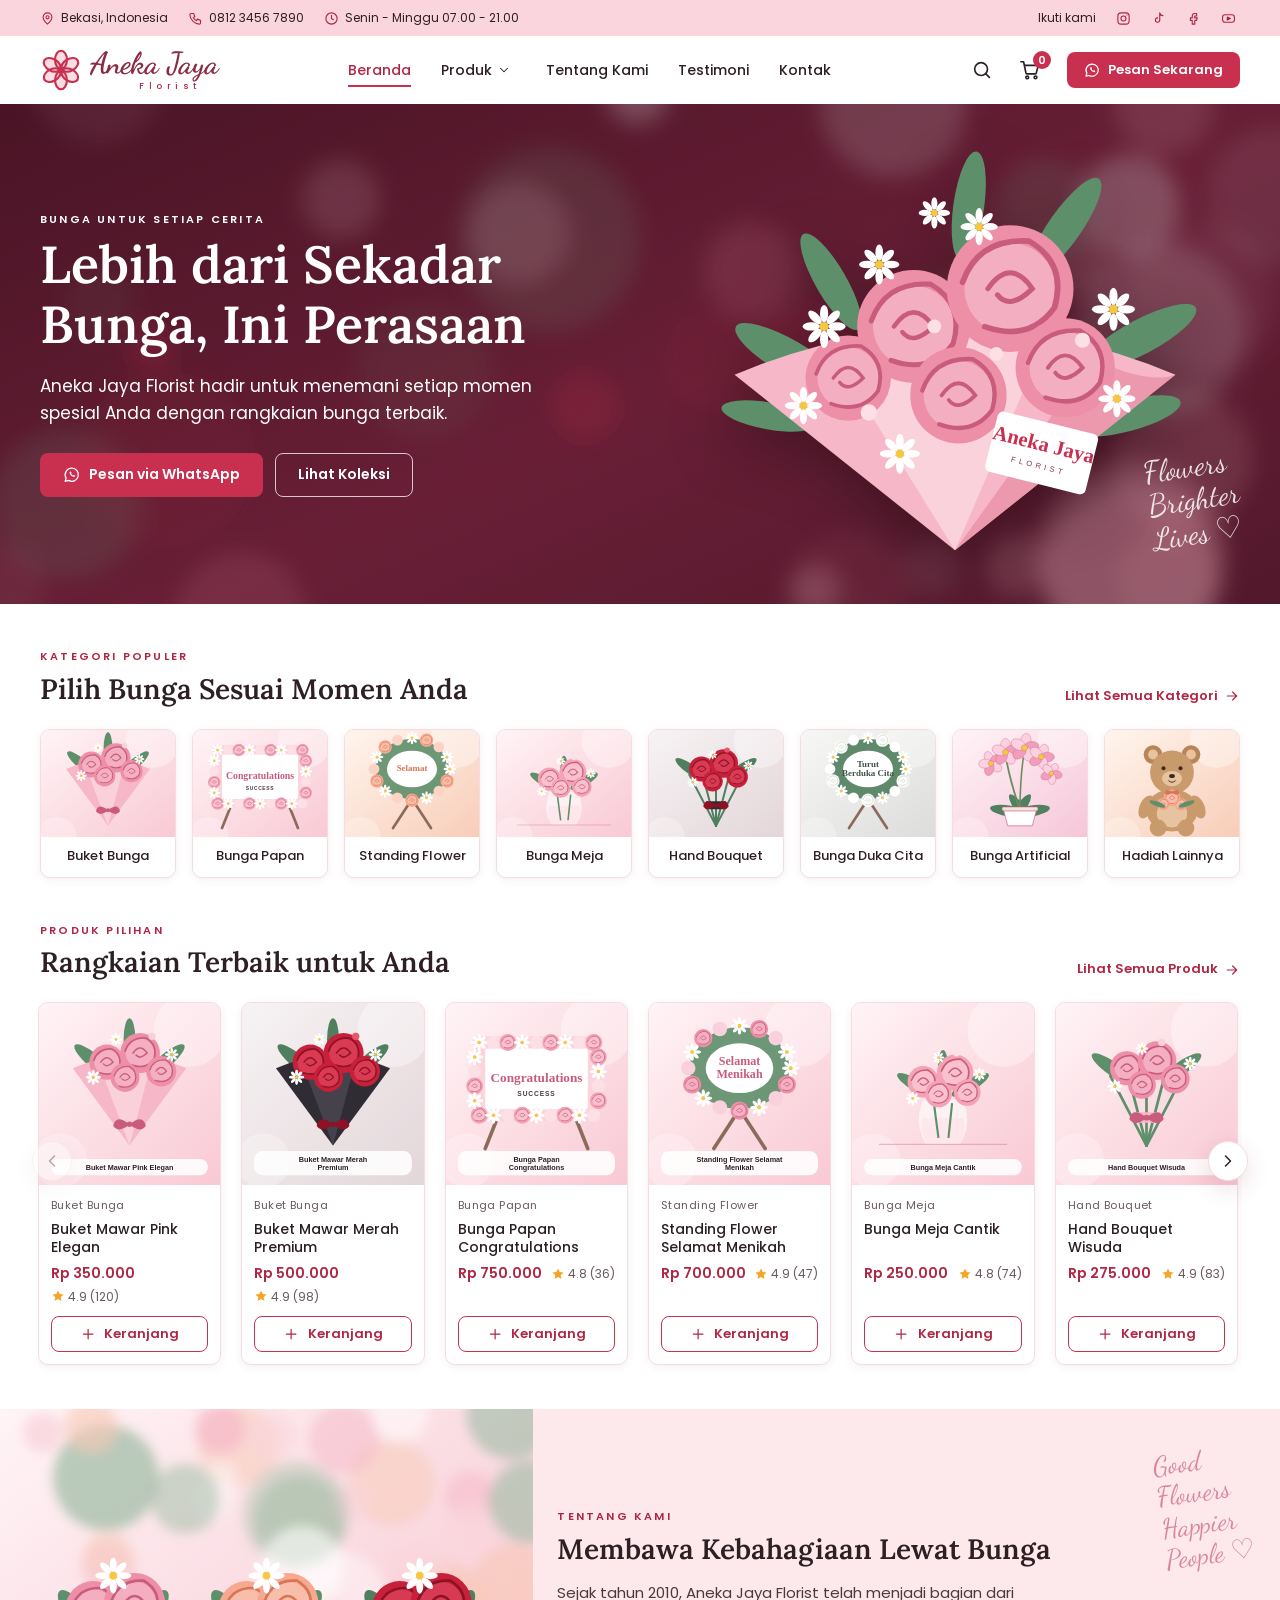
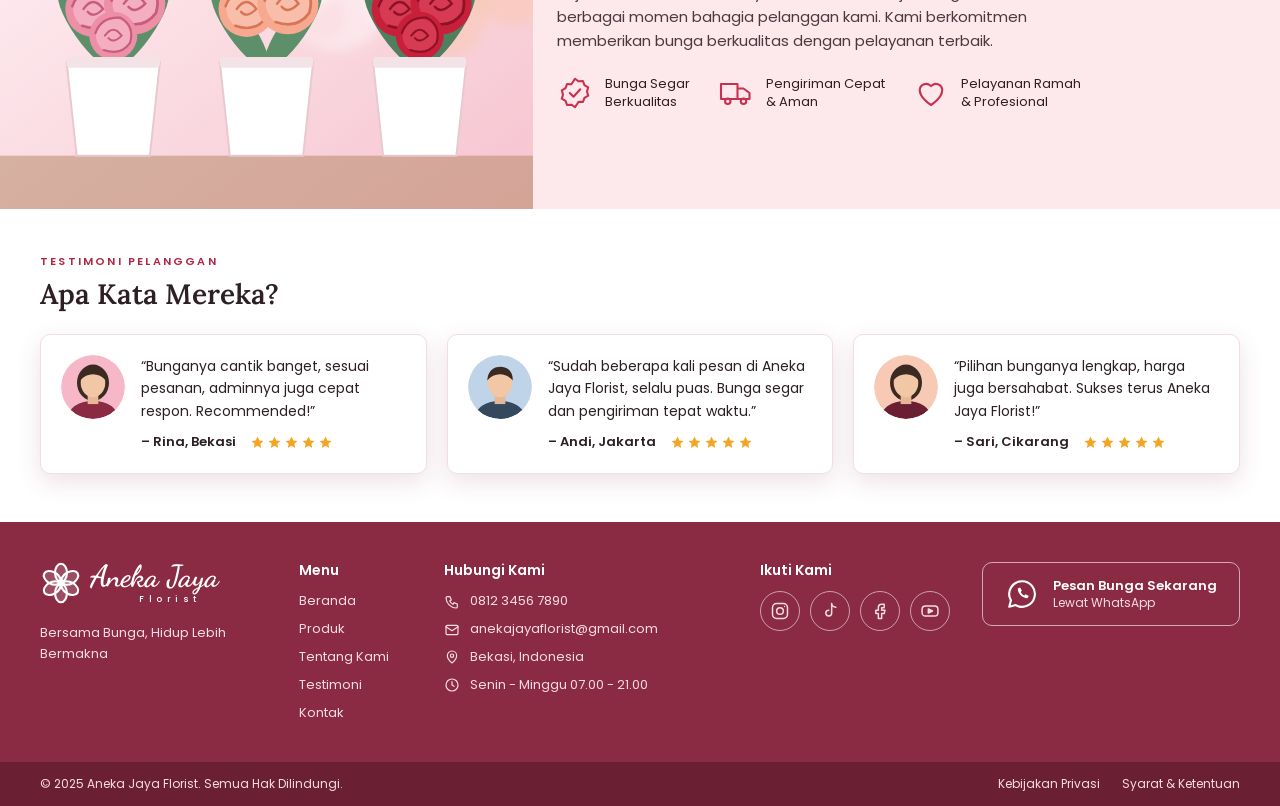
<file: index.html>
<!DOCTYPE html>
<html lang="id">
<head>
  <meta charset="utf-8">
  <meta name="viewport" content="width=device-width, initial-scale=1">
  <title>Aneka Jaya Florist — Toko Bunga di Bekasi | Buket, Bunga Papan &amp; Standing Flower</title>
  <meta name="description" content="Aneka Jaya Florist, toko bunga di Bekasi sejak 2010. Buket bunga, bunga papan, standing flower, bunga meja, dan hadiah segar. Pesan mudah lewat WhatsApp, pengiriman cepat dan aman.">
  <meta name="theme-color" content="#8A2B43">
  <link rel="canonical" href="https://adlansyiari73.github.io/compro_aneka-jaya-florist/">

  <!-- Open Graph -->
  <meta property="og:type" content="website">
  <meta property="og:locale" content="id_ID">
  <meta property="og:site_name" content="Aneka Jaya Florist">
  <meta property="og:title" content="Aneka Jaya Florist — Toko Bunga di Bekasi">
  <meta property="og:description" content="Lebih dari sekadar bunga, ini perasaan. Buket, bunga papan, standing flower, dan hadiah segar dengan pengiriman cepat.">
  <meta property="og:url" content="https://adlansyiari73.github.io/compro_aneka-jaya-florist/">
  <meta property="og:image" content="https://adlansyiari73.github.io/compro_aneka-jaya-florist/assets/img/og-image.png">
  <meta property="og:image:alt" content="Aneka Jaya Florist — buket mawar pink">
  <meta name="twitter:card" content="summary_large_image">

  <!-- Data toko untuk mesin pencari (JSON-LD): samakan nilainya setiap kali assets/js/config.js diubah. -->
  <script type="application/ld+json">
  {
    "@context": "https://schema.org",
    "@type": "Florist",
    "name": "Aneka Jaya Florist",
    "url": "https://adlansyiari73.github.io/compro_aneka-jaya-florist/",
    "image": "https://adlansyiari73.github.io/compro_aneka-jaya-florist/assets/img/og-image.png",
    "telephone": "+6281234567890",
    "email": "anekajayaflorist@gmail.com",
    "address": {
      "@type": "PostalAddress",
      "addressLocality": "Bekasi",
      "addressCountry": "ID"
    },
    "openingHoursSpecification": [
      {
        "@type": "OpeningHoursSpecification",
        "dayOfWeek": ["Monday", "Tuesday", "Wednesday", "Thursday", "Friday", "Saturday", "Sunday"],
        "opens": "07:00",
        "closes": "21:00"
      }
    ]
  }
  </script>

  <link rel="icon" type="image/svg+xml" href="assets/img/favicon.svg">

  <link rel="preconnect" href="https://fonts.googleapis.com">
  <link rel="preconnect" href="https://fonts.gstatic.com" crossorigin>
  <link href="https://fonts.googleapis.com/css2?family=Dancing+Script:wght@600;700&amp;family=Lora:wght@500;600;700&amp;family=Poppins:wght@400;500;600&amp;display=swap" rel="stylesheet">
  <link rel="stylesheet" href="assets/css/style.css">

  <script src="assets/js/config.js" defer></script>
  <script src="assets/js/products.js" defer></script>
  <script src="assets/js/utils.js" defer></script>
  <script src="assets/js/cart.js" defer></script>
  <script src="assets/js/main.js" defer></script>
  <script src="assets/js/home.js" defer></script>
</head>
<body>

<!-- ===== SPRITE IKON ===== -->
<svg xmlns="http://www.w3.org/2000/svg" width="0" height="0" style="position:absolute" aria-hidden="true" focusable="false">
  <defs>
    <symbol id="i-logo-flower" viewBox="0 0 24 24"><g fill="currentColor" fill-opacity=".16" stroke="currentColor" stroke-width="1.2"><ellipse cx="12" cy="6.2" rx="3.4" ry="5.2"/><ellipse cx="12" cy="6.2" rx="3.4" ry="5.2" transform="rotate(60 12 12)"/><ellipse cx="12" cy="6.2" rx="3.4" ry="5.2" transform="rotate(120 12 12)"/><ellipse cx="12" cy="6.2" rx="3.4" ry="5.2" transform="rotate(180 12 12)"/><ellipse cx="12" cy="6.2" rx="3.4" ry="5.2" transform="rotate(240 12 12)"/><ellipse cx="12" cy="6.2" rx="3.4" ry="5.2" transform="rotate(300 12 12)"/></g><circle cx="12" cy="12" r="2" fill="currentColor"/></symbol>
    <symbol id="i-pin" viewBox="0 0 24 24"><path d="M12 21s-7-6.1-7-11a7 7 0 1 1 14 0c0 4.9-7 11-7 11z"/><circle cx="12" cy="10" r="2.5"/></symbol>
    <symbol id="i-phone" viewBox="0 0 24 24"><path d="M5 4h4l2 5-2.5 1.5a11 11 0 0 0 5 5L15 13l5 2v4a2 2 0 0 1-2 2A16 16 0 0 1 3 6a2 2 0 0 1 2-2z"/></symbol>
    <symbol id="i-clock" viewBox="0 0 24 24"><circle cx="12" cy="12" r="9"/><path d="M12 7v5l3 2"/></symbol>
    <symbol id="i-mail" viewBox="0 0 24 24"><rect x="3" y="5" width="18" height="14" rx="2"/><path d="M3 7l9 6 9-6"/></symbol>
    <symbol id="i-search" viewBox="0 0 24 24"><circle cx="11" cy="11" r="7"/><path d="M20 20l-4-4"/></symbol>
    <symbol id="i-cart" viewBox="0 0 24 24"><circle cx="9" cy="20" r="1.5"/><circle cx="18" cy="20" r="1.5"/><path d="M2 3h3l2.6 12.4a1 1 0 0 0 1 .8h9.2a1 1 0 0 0 1-.8L21 7H6"/></symbol>
    <symbol id="i-chev-down" viewBox="0 0 24 24"><path d="M6 9l6 6 6-6"/></symbol>
    <symbol id="i-chev-left" viewBox="0 0 24 24"><path d="M15 6l-6 6 6 6"/></symbol>
    <symbol id="i-chev-right" viewBox="0 0 24 24"><path d="M9 6l6 6-6 6"/></symbol>
    <symbol id="i-arrow-right" viewBox="0 0 24 24"><path d="M5 12h14M13 6l6 6-6 6"/></symbol>
    <symbol id="i-arrow-up" viewBox="0 0 24 24"><path d="M12 19V5M5 12l7-7 7 7"/></symbol>
    <symbol id="i-star" viewBox="0 0 24 24"><path d="M12 2.5l2.9 6.1 6.6.8-4.9 4.6 1.3 6.6L12 17.3 6.1 20.6l1.3-6.6L2.5 9.4l6.6-.8z" fill="currentColor" stroke="none"/></symbol>
    <symbol id="i-plus" viewBox="0 0 24 24"><path d="M12 5v14M5 12h14"/></symbol>
    <symbol id="i-minus" viewBox="0 0 24 24"><path d="M5 12h14"/></symbol>
    <symbol id="i-trash" viewBox="0 0 24 24"><path d="M4 7h16M10 11v6M14 11v6M6 7l1 13h10l1-13M9 7V4h6v3"/></symbol>
    <symbol id="i-close" viewBox="0 0 24 24"><path d="M6 6l12 12M18 6L6 18"/></symbol>
    <symbol id="i-menu" viewBox="0 0 24 24"><path d="M4 7h16M4 12h16M4 17h16"/></symbol>
    <symbol id="i-whatsapp" viewBox="0 0 24 24"><path d="M12 3a9 9 0 0 0-7.8 13.5L3 21l4.6-1.2A9 9 0 1 0 12 3z"/><path d="M9 8.2c0 3.6 3.2 6.8 6.8 6.8l1-1.6-2.3-1.2-.9.8c-1-.4-2.1-1.5-2.5-2.5l.8-.9L10.6 7.4z" fill="currentColor" stroke="none"/></symbol>
    <symbol id="i-instagram" viewBox="0 0 24 24"><rect x="3" y="3" width="18" height="18" rx="5"/><circle cx="12" cy="12" r="4"/><circle cx="17.5" cy="6.5" r=".9" fill="currentColor" stroke="none"/></symbol>
    <symbol id="i-tiktok" viewBox="0 0 24 24"><path d="M14 3v11.5a3.5 3.5 0 1 1-3.5-3.5M14 3c.3 2.6 2 4.2 5 4.4"/></symbol>
    <symbol id="i-facebook" viewBox="0 0 24 24"><path d="M14 8h3V4h-3a4 4 0 0 0-4 4v3H7v4h3v6h4v-6h3l1-4h-4V8.5A.5.5 0 0 1 14 8z"/></symbol>
    <symbol id="i-youtube" viewBox="0 0 24 24"><rect x="2.5" y="6" width="19" height="12" rx="4"/><path d="M10 9.5l5 2.5-5 2.5z" fill="currentColor"/></symbol>
    <symbol id="i-badge" viewBox="0 0 24 24"><path d="M12 2.5l2.4 1.7 2.9-.2 1 2.7 2.5 1.5-.8 2.8.8 2.8-2.5 1.5-1 2.7-2.9-.2L12 21.5l-2.4-1.7-2.9.2-1-2.7-2.5-1.5.8-2.8-.8-2.8 2.5-1.5 1-2.7 2.9.2z"/><path d="M8.5 12l2.5 2.5 4.5-5"/></symbol>
    <symbol id="i-truck" viewBox="0 0 24 24"><path d="M2 6h11v10H2zM13 9h4l4 3v4h-8"/><circle cx="6.5" cy="17.5" r="1.8"/><circle cx="17" cy="17.5" r="1.8"/></symbol>
    <symbol id="i-heart" viewBox="0 0 24 24"><path d="M12 20s-7.5-4.6-7.5-10A4.3 4.3 0 0 1 12 7.4 4.3 4.3 0 0 1 19.5 10c0 5.4-7.5 10-7.5 10z"/></symbol>
  </defs>
</svg>

<!-- ===== HEADER ===== -->
<a class="skip-link" href="#main">Lewati ke konten utama</a>

<div class="topbar">
  <div class="container topbar__inner">
    <ul class="topbar__info">
      <li><svg class="icon" aria-hidden="true" focusable="false"><use href="#i-pin"/></svg><span data-config="alamat">Bekasi, Indonesia</span></li>
      <li><svg class="icon" aria-hidden="true" focusable="false"><use href="#i-phone"/></svg><a href="tel:+6281234567890" data-tel-link data-config="teleponTampil">0812 3456 7890</a></li>
      <li class="topbar__hours"><svg class="icon" aria-hidden="true" focusable="false"><use href="#i-clock"/></svg><span data-config="jamBuka">Senin - Minggu 07.00 - 21.00</span></li>
    </ul>
    <div class="topbar__social">
      <span class="topbar__label">Ikuti kami</span>
      <a href="#" data-social="instagram" aria-label="Instagram Aneka Jaya Florist"><svg class="icon" aria-hidden="true" focusable="false"><use href="#i-instagram"/></svg></a>
      <a href="#" data-social="tiktok" aria-label="TikTok Aneka Jaya Florist"><svg class="icon" aria-hidden="true" focusable="false"><use href="#i-tiktok"/></svg></a>
      <a href="#" data-social="facebook" aria-label="Facebook Aneka Jaya Florist"><svg class="icon" aria-hidden="true" focusable="false"><use href="#i-facebook"/></svg></a>
      <a href="#" data-social="youtube" aria-label="YouTube Aneka Jaya Florist"><svg class="icon" aria-hidden="true" focusable="false"><use href="#i-youtube"/></svg></a>
    </div>
  </div>
</div>

<header class="site-header">
  <div class="container header__inner">
    <a class="logo" href="index.html" aria-label="Aneka Jaya Florist, ke beranda">
      <svg class="logo__flower" aria-hidden="true" focusable="false"><use href="#i-logo-flower"/></svg>
      <span class="logo__text"><span class="logo__name">Aneka Jaya</span><span class="logo__sub">Florist</span></span>
    </a>

    <nav class="nav" id="primary-nav" aria-label="Menu utama">
      <ul class="nav__list">
        <li class="nav__item"><a class="nav__link" href="index.html" aria-current="page">Beranda</a></li>
        <li class="nav__item nav__item--has-sub">
          <a class="nav__link" href="produk.html">Produk</a>
          <button class="nav__sub-toggle" type="button" aria-expanded="false" aria-controls="sub-produk" aria-label="Tampilkan kategori produk"><svg class="icon" aria-hidden="true" focusable="false"><use href="#i-chev-down"/></svg></button>
          <ul class="nav__sub" id="sub-produk">
            <li><a href="produk.html">Semua Produk</a></li>
            <li><a href="produk.html?kategori=buket-bunga">Buket Bunga</a></li>
            <li><a href="produk.html?kategori=bunga-papan">Bunga Papan</a></li>
            <li><a href="produk.html?kategori=standing-flower">Standing Flower</a></li>
            <li><a href="produk.html?kategori=bunga-meja">Bunga Meja</a></li>
            <li><a href="produk.html?kategori=hand-bouquet">Hand Bouquet</a></li>
            <li><a href="produk.html?kategori=bunga-duka-cita">Bunga Duka Cita</a></li>
            <li><a href="produk.html?kategori=bunga-artificial">Bunga Artificial</a></li>
            <li><a href="produk.html?kategori=hadiah-lainnya">Hadiah Lainnya</a></li>
          </ul>
        </li>
        <li class="nav__item"><a class="nav__link" href="index.html#tentang">Tentang Kami</a></li>
        <li class="nav__item"><a class="nav__link" href="index.html#testimoni">Testimoni</a></li>
        <!-- MENU ARTIKEL disembunyikan selama halaman masih "Segera Hadir" (lihat README): <li class="nav__item"><a class="nav__link" href="artikel.html">Artikel</a></li> -->
        <li class="nav__item"><a class="nav__link" href="index.html#kontak">Kontak</a></li>
      </ul>
      <a class="btn btn--primary nav__cta" href="#" data-wa-link><svg class="icon" aria-hidden="true" focusable="false"><use href="#i-whatsapp"/></svg>Pesan Sekarang</a>
    </nav>

    <div class="header__actions">
      <button class="icon-btn" id="search-toggle" type="button" aria-label="Cari produk" aria-expanded="false" aria-controls="search-panel"><svg class="icon" aria-hidden="true" focusable="false"><use href="#i-search"/></svg></button>
      <button class="icon-btn cart-btn" type="button" data-cart-open aria-label="Buka keranjang, 0 item" aria-haspopup="dialog" aria-expanded="false" aria-controls="cart-drawer">
        <svg class="icon" aria-hidden="true" focusable="false"><use href="#i-cart"/></svg>
        <span class="badge" data-cart-count aria-hidden="true">0</span>
      </button>
      <a class="btn btn--primary btn--sm header__cta" href="#" data-wa-link><svg class="icon" aria-hidden="true" focusable="false"><use href="#i-whatsapp"/></svg>Pesan Sekarang</a>
      <button class="icon-btn nav-toggle" id="nav-toggle" type="button" aria-label="Buka menu" aria-expanded="false" aria-controls="primary-nav"><svg class="icon" aria-hidden="true" focusable="false"><use href="#i-menu"/></svg></button>
    </div>
  </div>

  <div class="search-panel" id="search-panel" hidden>
    <div class="container">
      <form action="produk.html" method="get" role="search" class="search-panel__form">
        <label class="sr-only" for="site-search">Cari produk</label>
        <input id="site-search" type="search" name="q" placeholder="Cari buket, bunga papan, standing flower…" autocomplete="off">
        <button class="btn btn--primary" type="submit">Cari</button>
      </form>
    </div>
  </div>
</header>
<!-- ===== /HEADER ===== -->

<main id="main">

  <!-- ===== HERO ===== -->
  <section class="hero" aria-labelledby="hero-title">
    <div class="container hero__inner">
      <div class="hero__content">
        <p class="eyebrow eyebrow--light">Bunga untuk Setiap Cerita</p>
        <h1 class="hero__title" id="hero-title">Lebih dari Sekadar Bunga, Ini Perasaan</h1>
        <p class="hero__lead">Aneka Jaya Florist hadir untuk menemani setiap momen spesial Anda dengan rangkaian bunga terbaik.</p>
        <div class="hero__actions">
          <a class="btn btn--primary" href="#" data-wa-link><svg class="icon" aria-hidden="true" focusable="false"><use href="#i-whatsapp"/></svg>Pesan via WhatsApp</a>
          <a class="btn btn--ghost" href="produk.html">Lihat Koleksi</a>
        </div>
      </div>
      <div class="hero__visual">
        <img src="assets/img/hero-bouquet.svg" alt="Buket mawar pink dengan kartu Aneka Jaya Florist" width="720" height="610" loading="lazy">
        <p class="hero__script" aria-hidden="true">Flowers<br>Brighter<br>Lives <span>&#9825;</span></p>
      </div>
    </div>
  </section>

  <!-- ===== KATEGORI POPULER ===== -->
  <section class="section" id="kategori" aria-labelledby="kategori-title">
    <div class="container">
      <div class="section__head">
        <div>
          <p class="eyebrow">Kategori Populer</p>
          <h2 id="kategori-title">Pilih Bunga Sesuai Momen Anda</h2>
        </div>
        <a class="link-more" href="produk.html">Lihat Semua Kategori <svg class="icon" aria-hidden="true" focusable="false"><use href="#i-arrow-right"/></svg></a>
      </div>
      <ul class="category-grid" id="category-grid"></ul>
      <noscript><p class="noscript">Aktifkan JavaScript untuk melihat kategori dan produk, atau buka <a href="produk.html">daftar lengkap produk</a>.</p></noscript>
    </div>
  </section>

  <!-- ===== PRODUK PILIHAN ===== -->
  <section class="section section--tight" id="produk-pilihan" aria-labelledby="produk-title">
    <div class="container">
      <div class="section__head">
        <div>
          <p class="eyebrow">Produk Pilihan</p>
          <h2 id="produk-title">Rangkaian Terbaik untuk Anda</h2>
        </div>
        <a class="link-more" href="produk.html">Lihat Semua Produk <svg class="icon" aria-hidden="true" focusable="false"><use href="#i-arrow-right"/></svg></a>
      </div>
      <div class="carousel">
        <button class="carousel__btn carousel__btn--prev" id="featured-prev" type="button" aria-label="Produk sebelumnya"><svg class="icon" aria-hidden="true" focusable="false"><use href="#i-chev-left"/></svg></button>
        <ul class="carousel__track" id="featured-track" aria-label="Daftar produk pilihan"></ul>
        <button class="carousel__btn carousel__btn--next" id="featured-next" type="button" aria-label="Produk berikutnya"><svg class="icon" aria-hidden="true" focusable="false"><use href="#i-chev-right"/></svg></button>
      </div>
    </div>
  </section>

  <!-- ===== TENTANG KAMI ===== -->
  <section class="about" id="tentang" aria-labelledby="tentang-title">
    <div class="about__media">
      <img src="assets/img/about-florist.svg" alt="Ember-ember bunga segar di toko Aneka Jaya Florist" width="800" height="600" loading="lazy">
    </div>
    <div class="about__panel">
      <div class="about__panel-inner">
        <p class="eyebrow">Tentang Kami</p>
        <h2 id="tentang-title">Membawa Kebahagiaan Lewat Bunga</h2>
        <p>Sejak tahun 2010, Aneka Jaya Florist telah menjadi bagian dari berbagai momen bahagia pelanggan kami. Kami berkomitmen memberikan bunga berkualitas dengan pelayanan terbaik.</p>
        <ul class="features">
          <li><svg class="icon" aria-hidden="true" focusable="false"><use href="#i-badge"/></svg><span>Bunga Segar<br>Berkualitas</span></li>
          <li><svg class="icon" aria-hidden="true" focusable="false"><use href="#i-truck"/></svg><span>Pengiriman Cepat<br>&amp; Aman</span></li>
          <li><svg class="icon" aria-hidden="true" focusable="false"><use href="#i-heart"/></svg><span>Pelayanan Ramah<br>&amp; Profesional</span></li>
        </ul>
        <p class="about__script" aria-hidden="true">Good<br>Flowers<br>Happier<br>People <span>&#9825;</span></p>
      </div>
    </div>
  </section>

  <!-- ===== TESTIMONI ===== -->
  <section class="section" id="testimoni" aria-labelledby="testimoni-title">
    <div class="container">
      <div class="section__head">
        <div>
          <p class="eyebrow">Testimoni Pelanggan</p>
          <h2 id="testimoni-title">Apa Kata Mereka?</h2>
        </div>
      </div>
      <div class="testimonials">
        <figure class="testimonial">
          <img class="testimonial__avatar" src="assets/img/avatar-rina.svg" alt="" width="64" height="64" loading="lazy">
          <div>
            <blockquote><p>“Bunganya cantik banget, sesuai pesanan, adminnya juga cepat respon. Recommended!”</p></blockquote>
            <figcaption><span class="testimonial__name">– Rina, Bekasi</span>
              <span class="stars" role="img" aria-label="Bintang 5 dari 5"><svg class="icon" aria-hidden="true" focusable="false"><use href="#i-star"/></svg><svg class="icon" aria-hidden="true" focusable="false"><use href="#i-star"/></svg><svg class="icon" aria-hidden="true" focusable="false"><use href="#i-star"/></svg><svg class="icon" aria-hidden="true" focusable="false"><use href="#i-star"/></svg><svg class="icon" aria-hidden="true" focusable="false"><use href="#i-star"/></svg></span>
            </figcaption>
          </div>
        </figure>
        <figure class="testimonial">
          <img class="testimonial__avatar" src="assets/img/avatar-andi.svg" alt="" width="64" height="64" loading="lazy">
          <div>
            <blockquote><p>“Sudah beberapa kali pesan di Aneka Jaya Florist, selalu puas. Bunga segar dan pengiriman tepat waktu.”</p></blockquote>
            <figcaption><span class="testimonial__name">– Andi, Jakarta</span>
              <span class="stars" role="img" aria-label="Bintang 5 dari 5"><svg class="icon" aria-hidden="true" focusable="false"><use href="#i-star"/></svg><svg class="icon" aria-hidden="true" focusable="false"><use href="#i-star"/></svg><svg class="icon" aria-hidden="true" focusable="false"><use href="#i-star"/></svg><svg class="icon" aria-hidden="true" focusable="false"><use href="#i-star"/></svg><svg class="icon" aria-hidden="true" focusable="false"><use href="#i-star"/></svg></span>
            </figcaption>
          </div>
        </figure>
        <figure class="testimonial">
          <img class="testimonial__avatar" src="assets/img/avatar-sari.svg" alt="" width="64" height="64" loading="lazy">
          <div>
            <blockquote><p>“Pilihan bunganya lengkap, harga juga bersahabat. Sukses terus Aneka Jaya Florist!”</p></blockquote>
            <figcaption><span class="testimonial__name">– Sari, Cikarang</span>
              <span class="stars" role="img" aria-label="Bintang 5 dari 5"><svg class="icon" aria-hidden="true" focusable="false"><use href="#i-star"/></svg><svg class="icon" aria-hidden="true" focusable="false"><use href="#i-star"/></svg><svg class="icon" aria-hidden="true" focusable="false"><use href="#i-star"/></svg><svg class="icon" aria-hidden="true" focusable="false"><use href="#i-star"/></svg><svg class="icon" aria-hidden="true" focusable="false"><use href="#i-star"/></svg></span>
            </figcaption>
          </div>
        </figure>
      </div>
    </div>
  </section>

</main>

<!-- ===== FOOTER ===== -->
<footer class="site-footer" id="kontak">
  <div class="container footer__grid">
    <div class="footer__brand">
      <a class="logo logo--light" href="index.html" aria-label="Aneka Jaya Florist, ke beranda">
        <svg class="logo__flower" aria-hidden="true" focusable="false"><use href="#i-logo-flower"/></svg>
        <span class="logo__text"><span class="logo__name">Aneka Jaya</span><span class="logo__sub">Florist</span></span>
      </a>
      <p>Bersama Bunga, Hidup Lebih Bermakna</p>
    </div>

    <nav class="footer__col" aria-label="Menu footer">
      <h2 class="footer__title">Menu</h2>
      <ul>
        <li><a href="index.html">Beranda</a></li>
        <li><a href="produk.html">Produk</a></li>
        <li><a href="index.html#tentang">Tentang Kami</a></li>
        <li><a href="index.html#testimoni">Testimoni</a></li>
        <!-- MENU ARTIKEL disembunyikan selama halaman masih "Segera Hadir" (lihat README): <li><a href="artikel.html">Artikel</a></li> -->
        <li><a href="index.html#kontak">Kontak</a></li>
      </ul>
    </nav>

    <div class="footer__col">
      <h2 class="footer__title">Hubungi Kami</h2>
      <ul class="footer__contact">
        <li><svg class="icon" aria-hidden="true" focusable="false"><use href="#i-phone"/></svg><a href="tel:+6281234567890" data-tel-link data-config="teleponTampil">0812 3456 7890</a></li>
        <li><svg class="icon" aria-hidden="true" focusable="false"><use href="#i-mail"/></svg><a href="mailto:anekajayaflorist@gmail.com" data-mail-link data-config="email">anekajayaflorist@gmail.com</a></li>
        <li><svg class="icon" aria-hidden="true" focusable="false"><use href="#i-pin"/></svg><span data-config="alamat">Bekasi, Indonesia</span></li>
        <li><svg class="icon" aria-hidden="true" focusable="false"><use href="#i-clock"/></svg><span data-config="jamBuka">Senin - Minggu 07.00 - 21.00</span></li>
      </ul>
    </div>

    <div class="footer__col">
      <h2 class="footer__title">Ikuti Kami</h2>
      <ul class="footer__social">
        <li><a href="#" data-social="instagram" aria-label="Instagram Aneka Jaya Florist"><svg class="icon" aria-hidden="true" focusable="false"><use href="#i-instagram"/></svg></a></li>
        <li><a href="#" data-social="tiktok" aria-label="TikTok Aneka Jaya Florist"><svg class="icon" aria-hidden="true" focusable="false"><use href="#i-tiktok"/></svg></a></li>
        <li><a href="#" data-social="facebook" aria-label="Facebook Aneka Jaya Florist"><svg class="icon" aria-hidden="true" focusable="false"><use href="#i-facebook"/></svg></a></li>
        <li><a href="#" data-social="youtube" aria-label="YouTube Aneka Jaya Florist"><svg class="icon" aria-hidden="true" focusable="false"><use href="#i-youtube"/></svg></a></li>
      </ul>
    </div>

    <div class="footer__cta">
      <a class="wa-card" href="#" data-wa-link>
        <svg class="icon" aria-hidden="true" focusable="false"><use href="#i-whatsapp"/></svg>
        <span><strong>Pesan Bunga Sekarang</strong><small>Lewat WhatsApp</small></span>
      </a>
    </div>
  </div>

  <div class="footer__bottom">
    <div class="container footer__bottom-inner">
      <p>&copy; 2025 Aneka Jaya Florist. Semua Hak Dilindungi.</p>
      <ul>
        <li><a href="kebijakan.html#privasi">Kebijakan Privasi</a></li>
        <li><a href="kebijakan.html#syarat">Syarat &amp; Ketentuan</a></li>
      </ul>
    </div>
  </div>
</footer>

<!-- ===== KERANJANG (DRAWER) ===== -->
<div class="overlay" id="cart-overlay"></div>
<aside class="drawer" id="cart-drawer" role="dialog" aria-modal="true" aria-labelledby="cart-title" aria-hidden="true">
  <div class="drawer__head">
    <h2 id="cart-title">Keranjang Anda</h2>
    <button class="icon-btn" type="button" data-cart-close aria-label="Tutup keranjang"><svg class="icon" aria-hidden="true" focusable="false"><use href="#i-close"/></svg></button>
  </div>
  <div class="drawer__body">
    <div class="cart-empty" id="cart-empty">
      <svg class="icon" aria-hidden="true" focusable="false"><use href="#i-cart"/></svg>
      <p>Keranjang Anda masih kosong.</p>
      <a class="btn btn--outline btn--sm" href="produk.html" data-cart-close>Lihat Produk</a>
    </div>
    <ul class="cart-list" id="cart-items"></ul>
    <form class="cart-form" id="cart-kirim" hidden>
      <fieldset aria-describedby="kirim-info">
        <legend>Data pengiriman <span>(opsional)</span></legend>
        <p class="cart-form__hint" id="kirim-info">Isi yang sudah Anda ketahui saja. Isian ikut terkirim di pesan WhatsApp dan disimpan sebagai draf di browser ini sampai keranjang dikosongkan.</p>
        <div class="cart-form__row">
          <div class="field">
            <label for="kirim-tanggal">Tanggal kirim</label>
            <input id="kirim-tanggal" name="tanggal" type="date">
          </div>
          <div class="field">
            <label for="kirim-jam">Jam/sesi kirim</label>
            <input id="kirim-jam" name="jam" type="text" maxlength="40" placeholder="mis. pagi">
          </div>
        </div>
        <div class="field">
          <label for="kirim-penerima">Nama penerima</label>
          <input id="kirim-penerima" name="penerima" type="text" maxlength="60" autocomplete="shipping name">
        </div>
        <div class="field">
          <label for="kirim-alamat">Alamat pengiriman</label>
          <textarea id="kirim-alamat" name="alamat" rows="2" maxlength="250" autocomplete="shipping street-address" placeholder="Jalan, nomor, RT/RW, kelurahan, kecamatan"></textarea>
        </div>
        <div class="field">
          <label for="kirim-ucapan">Teks kartu/papan ucapan</label>
          <textarea id="kirim-ucapan" name="ucapan" rows="3" maxlength="200" aria-describedby="kirim-ucapan-info"></textarea>
          <p class="field__hint" id="kirim-ucapan-info">Untuk bunga papan dan duka cita, teks ini dipakai sebagai tulisan di papan. Maks. 200 karakter.</p>
        </div>
        <div class="field">
          <label for="kirim-pengirim">Nama pengirim</label>
          <input id="kirim-pengirim" name="pengirim" type="text" maxlength="60" autocomplete="name">
        </div>
      </fieldset>
    </form>
  </div>
  <div class="drawer__foot" id="cart-footer" hidden>
    <div class="cart-total"><span>Total</span><strong id="cart-total">Rp 0</strong></div>
    <a class="btn btn--wa btn--block" id="cart-checkout" target="_blank" rel="noopener noreferrer"><svg class="icon" aria-hidden="true" focusable="false"><use href="#i-whatsapp"/></svg>Pesan via WhatsApp</a>
    <p class="drawer__note">Ongkos kirim dan ketersediaan dikonfirmasi lewat WhatsApp.</p>
    <button class="link-btn" type="button" id="cart-clear">Kosongkan keranjang</button>
  </div>
</aside>
<div class="toast" id="toast" role="status" aria-live="polite"></div>

<button class="back-to-top" id="back-to-top" type="button" aria-label="Kembali ke atas"><svg class="icon" aria-hidden="true" focusable="false"><use href="#i-arrow-up"/></svg></button>
<!-- ===== /FOOTER ===== -->

</body>
</html>
</file>
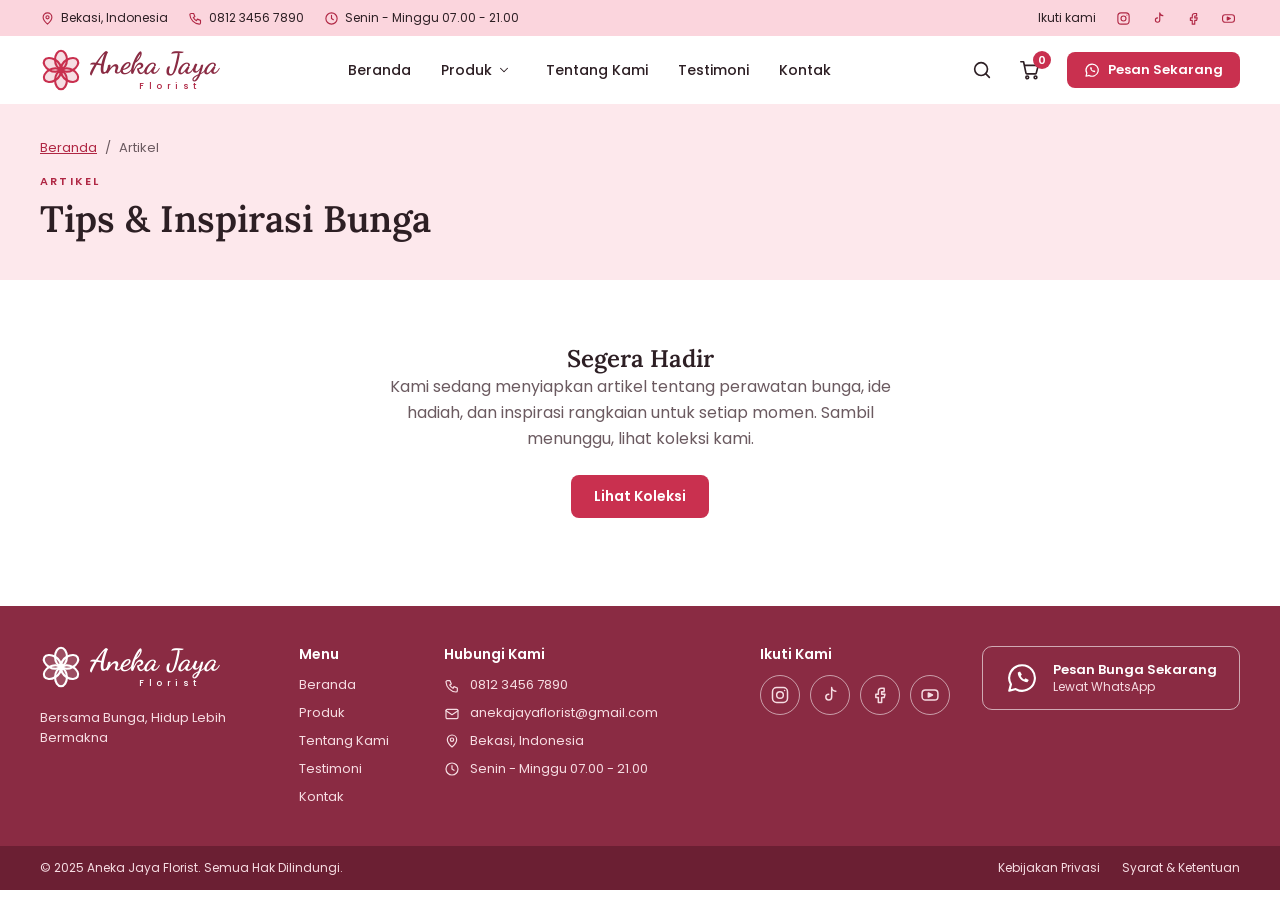
<file: artikel.html>
<!DOCTYPE html>
<html lang="id">
<head>
  <meta charset="utf-8">
  <meta name="viewport" content="width=device-width, initial-scale=1">
  <title>Artikel — Aneka Jaya Florist</title>
  <meta name="description" content="Artikel dan tips seputar bunga dari Aneka Jaya Florist akan segera hadir.">
  <!-- Hapus noindex saat artikel sudah terbit (lihat README "Menampilkan lagi menu Artikel") -->
  <meta name="robots" content="noindex">
  <meta name="theme-color" content="#8A2B43">
  <link rel="canonical" href="https://adlansyiari73.github.io/compro_aneka-jaya-florist/artikel.html">

  <!-- Open Graph -->
  <meta property="og:type" content="website">
  <meta property="og:locale" content="id_ID">
  <meta property="og:site_name" content="Aneka Jaya Florist">
  <meta property="og:title" content="Artikel — Aneka Jaya Florist">
  <meta property="og:description" content="Artikel dan tips seputar bunga dari Aneka Jaya Florist akan segera hadir.">
  <meta property="og:url" content="https://adlansyiari73.github.io/compro_aneka-jaya-florist/artikel.html">
  <meta property="og:image" content="https://adlansyiari73.github.io/compro_aneka-jaya-florist/assets/img/og-image.png">
  <meta property="og:image:alt" content="Aneka Jaya Florist — buket mawar pink">
  <meta name="twitter:card" content="summary_large_image">

  <link rel="icon" type="image/svg+xml" href="assets/img/favicon.svg">

  <link rel="preconnect" href="https://fonts.googleapis.com">
  <link rel="preconnect" href="https://fonts.gstatic.com" crossorigin>
  <link href="https://fonts.googleapis.com/css2?family=Dancing+Script:wght@600;700&amp;family=Lora:wght@500;600;700&amp;family=Poppins:wght@400;500;600&amp;display=swap" rel="stylesheet">
  <link rel="stylesheet" href="assets/css/style.css">

  <script src="assets/js/config.js" defer></script>
  <script src="assets/js/products.js" defer></script>
  <script src="assets/js/utils.js" defer></script>
  <script src="assets/js/cart.js" defer></script>
  <script src="assets/js/main.js" defer></script>
</head>
<body>

<!-- ===== SPRITE IKON ===== -->
<svg xmlns="http://www.w3.org/2000/svg" width="0" height="0" style="position:absolute" aria-hidden="true" focusable="false">
  <defs>
    <symbol id="i-logo-flower" viewBox="0 0 24 24"><g fill="currentColor" fill-opacity=".16" stroke="currentColor" stroke-width="1.2"><ellipse cx="12" cy="6.2" rx="3.4" ry="5.2"/><ellipse cx="12" cy="6.2" rx="3.4" ry="5.2" transform="rotate(60 12 12)"/><ellipse cx="12" cy="6.2" rx="3.4" ry="5.2" transform="rotate(120 12 12)"/><ellipse cx="12" cy="6.2" rx="3.4" ry="5.2" transform="rotate(180 12 12)"/><ellipse cx="12" cy="6.2" rx="3.4" ry="5.2" transform="rotate(240 12 12)"/><ellipse cx="12" cy="6.2" rx="3.4" ry="5.2" transform="rotate(300 12 12)"/></g><circle cx="12" cy="12" r="2" fill="currentColor"/></symbol>
    <symbol id="i-pin" viewBox="0 0 24 24"><path d="M12 21s-7-6.1-7-11a7 7 0 1 1 14 0c0 4.9-7 11-7 11z"/><circle cx="12" cy="10" r="2.5"/></symbol>
    <symbol id="i-phone" viewBox="0 0 24 24"><path d="M5 4h4l2 5-2.5 1.5a11 11 0 0 0 5 5L15 13l5 2v4a2 2 0 0 1-2 2A16 16 0 0 1 3 6a2 2 0 0 1 2-2z"/></symbol>
    <symbol id="i-clock" viewBox="0 0 24 24"><circle cx="12" cy="12" r="9"/><path d="M12 7v5l3 2"/></symbol>
    <symbol id="i-mail" viewBox="0 0 24 24"><rect x="3" y="5" width="18" height="14" rx="2"/><path d="M3 7l9 6 9-6"/></symbol>
    <symbol id="i-search" viewBox="0 0 24 24"><circle cx="11" cy="11" r="7"/><path d="M20 20l-4-4"/></symbol>
    <symbol id="i-cart" viewBox="0 0 24 24"><circle cx="9" cy="20" r="1.5"/><circle cx="18" cy="20" r="1.5"/><path d="M2 3h3l2.6 12.4a1 1 0 0 0 1 .8h9.2a1 1 0 0 0 1-.8L21 7H6"/></symbol>
    <symbol id="i-chev-down" viewBox="0 0 24 24"><path d="M6 9l6 6 6-6"/></symbol>
    <symbol id="i-chev-left" viewBox="0 0 24 24"><path d="M15 6l-6 6 6 6"/></symbol>
    <symbol id="i-chev-right" viewBox="0 0 24 24"><path d="M9 6l6 6-6 6"/></symbol>
    <symbol id="i-arrow-right" viewBox="0 0 24 24"><path d="M5 12h14M13 6l6 6-6 6"/></symbol>
    <symbol id="i-arrow-up" viewBox="0 0 24 24"><path d="M12 19V5M5 12l7-7 7 7"/></symbol>
    <symbol id="i-star" viewBox="0 0 24 24"><path d="M12 2.5l2.9 6.1 6.6.8-4.9 4.6 1.3 6.6L12 17.3 6.1 20.6l1.3-6.6L2.5 9.4l6.6-.8z" fill="currentColor" stroke="none"/></symbol>
    <symbol id="i-plus" viewBox="0 0 24 24"><path d="M12 5v14M5 12h14"/></symbol>
    <symbol id="i-minus" viewBox="0 0 24 24"><path d="M5 12h14"/></symbol>
    <symbol id="i-trash" viewBox="0 0 24 24"><path d="M4 7h16M10 11v6M14 11v6M6 7l1 13h10l1-13M9 7V4h6v3"/></symbol>
    <symbol id="i-close" viewBox="0 0 24 24"><path d="M6 6l12 12M18 6L6 18"/></symbol>
    <symbol id="i-menu" viewBox="0 0 24 24"><path d="M4 7h16M4 12h16M4 17h16"/></symbol>
    <symbol id="i-whatsapp" viewBox="0 0 24 24"><path d="M12 3a9 9 0 0 0-7.8 13.5L3 21l4.6-1.2A9 9 0 1 0 12 3z"/><path d="M9 8.2c0 3.6 3.2 6.8 6.8 6.8l1-1.6-2.3-1.2-.9.8c-1-.4-2.1-1.5-2.5-2.5l.8-.9L10.6 7.4z" fill="currentColor" stroke="none"/></symbol>
    <symbol id="i-instagram" viewBox="0 0 24 24"><rect x="3" y="3" width="18" height="18" rx="5"/><circle cx="12" cy="12" r="4"/><circle cx="17.5" cy="6.5" r=".9" fill="currentColor" stroke="none"/></symbol>
    <symbol id="i-tiktok" viewBox="0 0 24 24"><path d="M14 3v11.5a3.5 3.5 0 1 1-3.5-3.5M14 3c.3 2.6 2 4.2 5 4.4"/></symbol>
    <symbol id="i-facebook" viewBox="0 0 24 24"><path d="M14 8h3V4h-3a4 4 0 0 0-4 4v3H7v4h3v6h4v-6h3l1-4h-4V8.5A.5.5 0 0 1 14 8z"/></symbol>
    <symbol id="i-youtube" viewBox="0 0 24 24"><rect x="2.5" y="6" width="19" height="12" rx="4"/><path d="M10 9.5l5 2.5-5 2.5z" fill="currentColor"/></symbol>
    <symbol id="i-badge" viewBox="0 0 24 24"><path d="M12 2.5l2.4 1.7 2.9-.2 1 2.7 2.5 1.5-.8 2.8.8 2.8-2.5 1.5-1 2.7-2.9-.2L12 21.5l-2.4-1.7-2.9.2-1-2.7-2.5-1.5.8-2.8-.8-2.8 2.5-1.5 1-2.7 2.9.2z"/><path d="M8.5 12l2.5 2.5 4.5-5"/></symbol>
    <symbol id="i-truck" viewBox="0 0 24 24"><path d="M2 6h11v10H2zM13 9h4l4 3v4h-8"/><circle cx="6.5" cy="17.5" r="1.8"/><circle cx="17" cy="17.5" r="1.8"/></symbol>
    <symbol id="i-heart" viewBox="0 0 24 24"><path d="M12 20s-7.5-4.6-7.5-10A4.3 4.3 0 0 1 12 7.4 4.3 4.3 0 0 1 19.5 10c0 5.4-7.5 10-7.5 10z"/></symbol>
  </defs>
</svg>

<!-- ===== HEADER ===== -->
<a class="skip-link" href="#main">Lewati ke konten utama</a>

<div class="topbar">
  <div class="container topbar__inner">
    <ul class="topbar__info">
      <li><svg class="icon" aria-hidden="true" focusable="false"><use href="#i-pin"/></svg><span data-config="alamat">Bekasi, Indonesia</span></li>
      <li><svg class="icon" aria-hidden="true" focusable="false"><use href="#i-phone"/></svg><a href="tel:+6281234567890" data-tel-link data-config="teleponTampil">0812 3456 7890</a></li>
      <li class="topbar__hours"><svg class="icon" aria-hidden="true" focusable="false"><use href="#i-clock"/></svg><span data-config="jamBuka">Senin - Minggu 07.00 - 21.00</span></li>
    </ul>
    <div class="topbar__social">
      <span class="topbar__label">Ikuti kami</span>
      <a href="#" data-social="instagram" aria-label="Instagram Aneka Jaya Florist"><svg class="icon" aria-hidden="true" focusable="false"><use href="#i-instagram"/></svg></a>
      <a href="#" data-social="tiktok" aria-label="TikTok Aneka Jaya Florist"><svg class="icon" aria-hidden="true" focusable="false"><use href="#i-tiktok"/></svg></a>
      <a href="#" data-social="facebook" aria-label="Facebook Aneka Jaya Florist"><svg class="icon" aria-hidden="true" focusable="false"><use href="#i-facebook"/></svg></a>
      <a href="#" data-social="youtube" aria-label="YouTube Aneka Jaya Florist"><svg class="icon" aria-hidden="true" focusable="false"><use href="#i-youtube"/></svg></a>
    </div>
  </div>
</div>

<header class="site-header">
  <div class="container header__inner">
    <a class="logo" href="index.html" aria-label="Aneka Jaya Florist, ke beranda">
      <svg class="logo__flower" aria-hidden="true" focusable="false"><use href="#i-logo-flower"/></svg>
      <span class="logo__text"><span class="logo__name">Aneka Jaya</span><span class="logo__sub">Florist</span></span>
    </a>

    <nav class="nav" id="primary-nav" aria-label="Menu utama">
      <ul class="nav__list">
        <li class="nav__item"><a class="nav__link" href="index.html">Beranda</a></li>
        <li class="nav__item nav__item--has-sub">
          <a class="nav__link" href="produk.html">Produk</a>
          <button class="nav__sub-toggle" type="button" aria-expanded="false" aria-controls="sub-produk" aria-label="Tampilkan kategori produk"><svg class="icon" aria-hidden="true" focusable="false"><use href="#i-chev-down"/></svg></button>
          <ul class="nav__sub" id="sub-produk">
            <li><a href="produk.html">Semua Produk</a></li>
            <li><a href="produk.html?kategori=buket-bunga">Buket Bunga</a></li>
            <li><a href="produk.html?kategori=bunga-papan">Bunga Papan</a></li>
            <li><a href="produk.html?kategori=standing-flower">Standing Flower</a></li>
            <li><a href="produk.html?kategori=bunga-meja">Bunga Meja</a></li>
            <li><a href="produk.html?kategori=hand-bouquet">Hand Bouquet</a></li>
            <li><a href="produk.html?kategori=bunga-duka-cita">Bunga Duka Cita</a></li>
            <li><a href="produk.html?kategori=bunga-artificial">Bunga Artificial</a></li>
            <li><a href="produk.html?kategori=hadiah-lainnya">Hadiah Lainnya</a></li>
          </ul>
        </li>
        <li class="nav__item"><a class="nav__link" href="index.html#tentang">Tentang Kami</a></li>
        <li class="nav__item"><a class="nav__link" href="index.html#testimoni">Testimoni</a></li>
        <!-- MENU ARTIKEL disembunyikan selama halaman masih "Segera Hadir" (lihat README): <li class="nav__item"><a class="nav__link" href="artikel.html" aria-current="page">Artikel</a></li> -->
        <li class="nav__item"><a class="nav__link" href="index.html#kontak">Kontak</a></li>
      </ul>
      <a class="btn btn--primary nav__cta" href="#" data-wa-link><svg class="icon" aria-hidden="true" focusable="false"><use href="#i-whatsapp"/></svg>Pesan Sekarang</a>
    </nav>

    <div class="header__actions">
      <button class="icon-btn" id="search-toggle" type="button" aria-label="Cari produk" aria-expanded="false" aria-controls="search-panel"><svg class="icon" aria-hidden="true" focusable="false"><use href="#i-search"/></svg></button>
      <button class="icon-btn cart-btn" type="button" data-cart-open aria-label="Buka keranjang, 0 item" aria-haspopup="dialog" aria-expanded="false" aria-controls="cart-drawer">
        <svg class="icon" aria-hidden="true" focusable="false"><use href="#i-cart"/></svg>
        <span class="badge" data-cart-count aria-hidden="true">0</span>
      </button>
      <a class="btn btn--primary btn--sm header__cta" href="#" data-wa-link><svg class="icon" aria-hidden="true" focusable="false"><use href="#i-whatsapp"/></svg>Pesan Sekarang</a>
      <button class="icon-btn nav-toggle" id="nav-toggle" type="button" aria-label="Buka menu" aria-expanded="false" aria-controls="primary-nav"><svg class="icon" aria-hidden="true" focusable="false"><use href="#i-menu"/></svg></button>
    </div>
  </div>

  <div class="search-panel" id="search-panel" hidden>
    <div class="container">
      <form action="produk.html" method="get" role="search" class="search-panel__form">
        <label class="sr-only" for="site-search">Cari produk</label>
        <input id="site-search" type="search" name="q" placeholder="Cari buket, bunga papan, standing flower…" autocomplete="off">
        <button class="btn btn--primary" type="submit">Cari</button>
      </form>
    </div>
  </div>
</header>
<!-- ===== /HEADER ===== -->

<main id="main">
  <section class="page-hero" aria-labelledby="artikel-title">
    <div class="container">
      <nav class="breadcrumb" aria-label="Breadcrumb"><a href="index.html">Beranda</a><span aria-current="page">Artikel</span></nav>
      <p class="eyebrow">Artikel</p>
      <h1 id="artikel-title">Tips &amp; Inspirasi Bunga</h1>
    </div>
  </section>
  <section class="container soon">
    <h2>Segera Hadir</h2>
    <p>Kami sedang menyiapkan artikel tentang perawatan bunga, ide hadiah, dan inspirasi rangkaian untuk setiap momen. Sambil menunggu, lihat koleksi kami.</p>
    <a class="btn btn--primary" href="produk.html">Lihat Koleksi</a>
  </section>
</main>

<!-- ===== FOOTER ===== -->
<footer class="site-footer" id="kontak">
  <div class="container footer__grid">
    <div class="footer__brand">
      <a class="logo logo--light" href="index.html" aria-label="Aneka Jaya Florist, ke beranda">
        <svg class="logo__flower" aria-hidden="true" focusable="false"><use href="#i-logo-flower"/></svg>
        <span class="logo__text"><span class="logo__name">Aneka Jaya</span><span class="logo__sub">Florist</span></span>
      </a>
      <p>Bersama Bunga, Hidup Lebih Bermakna</p>
    </div>

    <nav class="footer__col" aria-label="Menu footer">
      <h2 class="footer__title">Menu</h2>
      <ul>
        <li><a href="index.html">Beranda</a></li>
        <li><a href="produk.html">Produk</a></li>
        <li><a href="index.html#tentang">Tentang Kami</a></li>
        <li><a href="index.html#testimoni">Testimoni</a></li>
        <!-- MENU ARTIKEL disembunyikan selama halaman masih "Segera Hadir" (lihat README): <li><a href="artikel.html">Artikel</a></li> -->
        <li><a href="index.html#kontak">Kontak</a></li>
      </ul>
    </nav>

    <div class="footer__col">
      <h2 class="footer__title">Hubungi Kami</h2>
      <ul class="footer__contact">
        <li><svg class="icon" aria-hidden="true" focusable="false"><use href="#i-phone"/></svg><a href="tel:+6281234567890" data-tel-link data-config="teleponTampil">0812 3456 7890</a></li>
        <li><svg class="icon" aria-hidden="true" focusable="false"><use href="#i-mail"/></svg><a href="mailto:anekajayaflorist@gmail.com" data-mail-link data-config="email">anekajayaflorist@gmail.com</a></li>
        <li><svg class="icon" aria-hidden="true" focusable="false"><use href="#i-pin"/></svg><span data-config="alamat">Bekasi, Indonesia</span></li>
        <li><svg class="icon" aria-hidden="true" focusable="false"><use href="#i-clock"/></svg><span data-config="jamBuka">Senin - Minggu 07.00 - 21.00</span></li>
      </ul>
    </div>

    <div class="footer__col">
      <h2 class="footer__title">Ikuti Kami</h2>
      <ul class="footer__social">
        <li><a href="#" data-social="instagram" aria-label="Instagram Aneka Jaya Florist"><svg class="icon" aria-hidden="true" focusable="false"><use href="#i-instagram"/></svg></a></li>
        <li><a href="#" data-social="tiktok" aria-label="TikTok Aneka Jaya Florist"><svg class="icon" aria-hidden="true" focusable="false"><use href="#i-tiktok"/></svg></a></li>
        <li><a href="#" data-social="facebook" aria-label="Facebook Aneka Jaya Florist"><svg class="icon" aria-hidden="true" focusable="false"><use href="#i-facebook"/></svg></a></li>
        <li><a href="#" data-social="youtube" aria-label="YouTube Aneka Jaya Florist"><svg class="icon" aria-hidden="true" focusable="false"><use href="#i-youtube"/></svg></a></li>
      </ul>
    </div>

    <div class="footer__cta">
      <a class="wa-card" href="#" data-wa-link>
        <svg class="icon" aria-hidden="true" focusable="false"><use href="#i-whatsapp"/></svg>
        <span><strong>Pesan Bunga Sekarang</strong><small>Lewat WhatsApp</small></span>
      </a>
    </div>
  </div>

  <div class="footer__bottom">
    <div class="container footer__bottom-inner">
      <p>&copy; 2025 Aneka Jaya Florist. Semua Hak Dilindungi.</p>
      <ul>
        <li><a href="kebijakan.html#privasi">Kebijakan Privasi</a></li>
        <li><a href="kebijakan.html#syarat">Syarat &amp; Ketentuan</a></li>
      </ul>
    </div>
  </div>
</footer>

<!-- ===== KERANJANG (DRAWER) ===== -->
<div class="overlay" id="cart-overlay"></div>
<aside class="drawer" id="cart-drawer" role="dialog" aria-modal="true" aria-labelledby="cart-title" aria-hidden="true">
  <div class="drawer__head">
    <h2 id="cart-title">Keranjang Anda</h2>
    <button class="icon-btn" type="button" data-cart-close aria-label="Tutup keranjang"><svg class="icon" aria-hidden="true" focusable="false"><use href="#i-close"/></svg></button>
  </div>
  <div class="drawer__body">
    <div class="cart-empty" id="cart-empty">
      <svg class="icon" aria-hidden="true" focusable="false"><use href="#i-cart"/></svg>
      <p>Keranjang Anda masih kosong.</p>
      <a class="btn btn--outline btn--sm" href="produk.html" data-cart-close>Lihat Produk</a>
    </div>
    <ul class="cart-list" id="cart-items"></ul>
    <form class="cart-form" id="cart-kirim" hidden>
      <fieldset aria-describedby="kirim-info">
        <legend>Data pengiriman <span>(opsional)</span></legend>
        <p class="cart-form__hint" id="kirim-info">Isi yang sudah Anda ketahui saja. Isian ikut terkirim di pesan WhatsApp dan disimpan sebagai draf di browser ini sampai keranjang dikosongkan.</p>
        <div class="cart-form__row">
          <div class="field">
            <label for="kirim-tanggal">Tanggal kirim</label>
            <input id="kirim-tanggal" name="tanggal" type="date">
          </div>
          <div class="field">
            <label for="kirim-jam">Jam/sesi kirim</label>
            <input id="kirim-jam" name="jam" type="text" maxlength="40" placeholder="mis. pagi">
          </div>
        </div>
        <div class="field">
          <label for="kirim-penerima">Nama penerima</label>
          <input id="kirim-penerima" name="penerima" type="text" maxlength="60" autocomplete="shipping name">
        </div>
        <div class="field">
          <label for="kirim-alamat">Alamat pengiriman</label>
          <textarea id="kirim-alamat" name="alamat" rows="2" maxlength="250" autocomplete="shipping street-address" placeholder="Jalan, nomor, RT/RW, kelurahan, kecamatan"></textarea>
        </div>
        <div class="field">
          <label for="kirim-ucapan">Teks kartu/papan ucapan</label>
          <textarea id="kirim-ucapan" name="ucapan" rows="3" maxlength="200" aria-describedby="kirim-ucapan-info"></textarea>
          <p class="field__hint" id="kirim-ucapan-info">Untuk bunga papan dan duka cita, teks ini dipakai sebagai tulisan di papan. Maks. 200 karakter.</p>
        </div>
        <div class="field">
          <label for="kirim-pengirim">Nama pengirim</label>
          <input id="kirim-pengirim" name="pengirim" type="text" maxlength="60" autocomplete="name">
        </div>
      </fieldset>
    </form>
  </div>
  <div class="drawer__foot" id="cart-footer" hidden>
    <div class="cart-total"><span>Total</span><strong id="cart-total">Rp 0</strong></div>
    <a class="btn btn--wa btn--block" id="cart-checkout" target="_blank" rel="noopener noreferrer"><svg class="icon" aria-hidden="true" focusable="false"><use href="#i-whatsapp"/></svg>Pesan via WhatsApp</a>
    <p class="drawer__note">Ongkos kirim dan ketersediaan dikonfirmasi lewat WhatsApp.</p>
    <button class="link-btn" type="button" id="cart-clear">Kosongkan keranjang</button>
  </div>
</aside>
<div class="toast" id="toast" role="status" aria-live="polite"></div>

<button class="back-to-top" id="back-to-top" type="button" aria-label="Kembali ke atas"><svg class="icon" aria-hidden="true" focusable="false"><use href="#i-arrow-up"/></svg></button>
<!-- ===== /FOOTER ===== -->

</body>
</html>
</file>
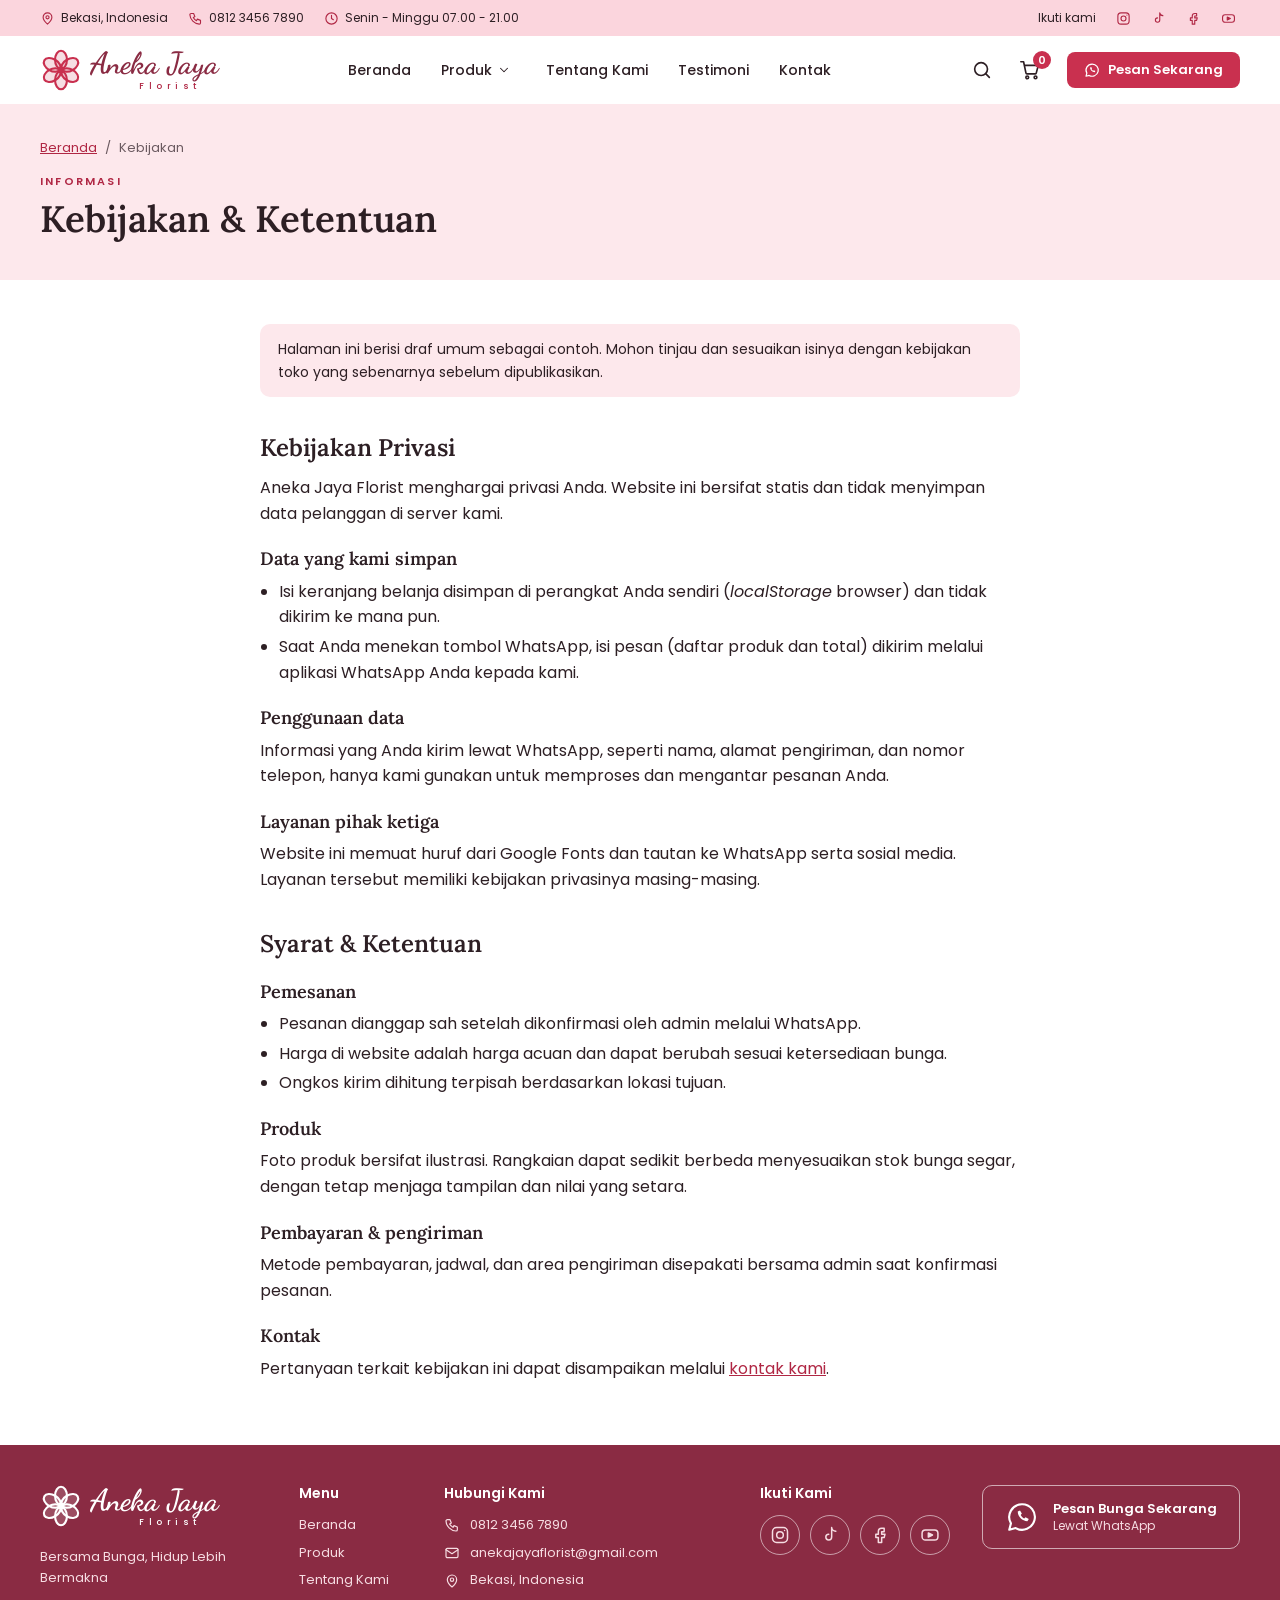
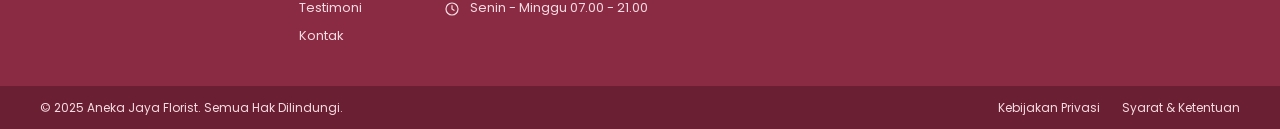
<file: kebijakan.html>
<!DOCTYPE html>
<html lang="id">
<head>
  <meta charset="utf-8">
  <meta name="viewport" content="width=device-width, initial-scale=1">
  <title>Kebijakan Privasi & Syarat Ketentuan — Aneka Jaya Florist</title>
  <meta name="description" content="Kebijakan privasi dan syarat & ketentuan pemesanan di Aneka Jaya Florist.">
  <meta name="theme-color" content="#8A2B43">
  <link rel="canonical" href="https://adlansyiari73.github.io/compro_aneka-jaya-florist/kebijakan.html">

  <!-- Open Graph -->
  <meta property="og:type" content="website">
  <meta property="og:locale" content="id_ID">
  <meta property="og:site_name" content="Aneka Jaya Florist">
  <meta property="og:title" content="Kebijakan Privasi & Syarat Ketentuan — Aneka Jaya Florist">
  <meta property="og:description" content="Kebijakan privasi dan syarat & ketentuan pemesanan di Aneka Jaya Florist.">
  <meta property="og:url" content="https://adlansyiari73.github.io/compro_aneka-jaya-florist/kebijakan.html">
  <meta property="og:image" content="https://adlansyiari73.github.io/compro_aneka-jaya-florist/assets/img/og-image.png">
  <meta property="og:image:alt" content="Aneka Jaya Florist — buket mawar pink">
  <meta name="twitter:card" content="summary_large_image">

  <link rel="icon" type="image/svg+xml" href="assets/img/favicon.svg">

  <link rel="preconnect" href="https://fonts.googleapis.com">
  <link rel="preconnect" href="https://fonts.gstatic.com" crossorigin>
  <link href="https://fonts.googleapis.com/css2?family=Dancing+Script:wght@600;700&amp;family=Lora:wght@500;600;700&amp;family=Poppins:wght@400;500;600&amp;display=swap" rel="stylesheet">
  <link rel="stylesheet" href="assets/css/style.css">

  <script src="assets/js/config.js" defer></script>
  <script src="assets/js/products.js" defer></script>
  <script src="assets/js/utils.js" defer></script>
  <script src="assets/js/cart.js" defer></script>
  <script src="assets/js/main.js" defer></script>
</head>
<body>

<!-- ===== SPRITE IKON ===== -->
<svg xmlns="http://www.w3.org/2000/svg" width="0" height="0" style="position:absolute" aria-hidden="true" focusable="false">
  <defs>
    <symbol id="i-logo-flower" viewBox="0 0 24 24"><g fill="currentColor" fill-opacity=".16" stroke="currentColor" stroke-width="1.2"><ellipse cx="12" cy="6.2" rx="3.4" ry="5.2"/><ellipse cx="12" cy="6.2" rx="3.4" ry="5.2" transform="rotate(60 12 12)"/><ellipse cx="12" cy="6.2" rx="3.4" ry="5.2" transform="rotate(120 12 12)"/><ellipse cx="12" cy="6.2" rx="3.4" ry="5.2" transform="rotate(180 12 12)"/><ellipse cx="12" cy="6.2" rx="3.4" ry="5.2" transform="rotate(240 12 12)"/><ellipse cx="12" cy="6.2" rx="3.4" ry="5.2" transform="rotate(300 12 12)"/></g><circle cx="12" cy="12" r="2" fill="currentColor"/></symbol>
    <symbol id="i-pin" viewBox="0 0 24 24"><path d="M12 21s-7-6.1-7-11a7 7 0 1 1 14 0c0 4.9-7 11-7 11z"/><circle cx="12" cy="10" r="2.5"/></symbol>
    <symbol id="i-phone" viewBox="0 0 24 24"><path d="M5 4h4l2 5-2.5 1.5a11 11 0 0 0 5 5L15 13l5 2v4a2 2 0 0 1-2 2A16 16 0 0 1 3 6a2 2 0 0 1 2-2z"/></symbol>
    <symbol id="i-clock" viewBox="0 0 24 24"><circle cx="12" cy="12" r="9"/><path d="M12 7v5l3 2"/></symbol>
    <symbol id="i-mail" viewBox="0 0 24 24"><rect x="3" y="5" width="18" height="14" rx="2"/><path d="M3 7l9 6 9-6"/></symbol>
    <symbol id="i-search" viewBox="0 0 24 24"><circle cx="11" cy="11" r="7"/><path d="M20 20l-4-4"/></symbol>
    <symbol id="i-cart" viewBox="0 0 24 24"><circle cx="9" cy="20" r="1.5"/><circle cx="18" cy="20" r="1.5"/><path d="M2 3h3l2.6 12.4a1 1 0 0 0 1 .8h9.2a1 1 0 0 0 1-.8L21 7H6"/></symbol>
    <symbol id="i-chev-down" viewBox="0 0 24 24"><path d="M6 9l6 6 6-6"/></symbol>
    <symbol id="i-chev-left" viewBox="0 0 24 24"><path d="M15 6l-6 6 6 6"/></symbol>
    <symbol id="i-chev-right" viewBox="0 0 24 24"><path d="M9 6l6 6-6 6"/></symbol>
    <symbol id="i-arrow-right" viewBox="0 0 24 24"><path d="M5 12h14M13 6l6 6-6 6"/></symbol>
    <symbol id="i-arrow-up" viewBox="0 0 24 24"><path d="M12 19V5M5 12l7-7 7 7"/></symbol>
    <symbol id="i-star" viewBox="0 0 24 24"><path d="M12 2.5l2.9 6.1 6.6.8-4.9 4.6 1.3 6.6L12 17.3 6.1 20.6l1.3-6.6L2.5 9.4l6.6-.8z" fill="currentColor" stroke="none"/></symbol>
    <symbol id="i-plus" viewBox="0 0 24 24"><path d="M12 5v14M5 12h14"/></symbol>
    <symbol id="i-minus" viewBox="0 0 24 24"><path d="M5 12h14"/></symbol>
    <symbol id="i-trash" viewBox="0 0 24 24"><path d="M4 7h16M10 11v6M14 11v6M6 7l1 13h10l1-13M9 7V4h6v3"/></symbol>
    <symbol id="i-close" viewBox="0 0 24 24"><path d="M6 6l12 12M18 6L6 18"/></symbol>
    <symbol id="i-menu" viewBox="0 0 24 24"><path d="M4 7h16M4 12h16M4 17h16"/></symbol>
    <symbol id="i-whatsapp" viewBox="0 0 24 24"><path d="M12 3a9 9 0 0 0-7.8 13.5L3 21l4.6-1.2A9 9 0 1 0 12 3z"/><path d="M9 8.2c0 3.6 3.2 6.8 6.8 6.8l1-1.6-2.3-1.2-.9.8c-1-.4-2.1-1.5-2.5-2.5l.8-.9L10.6 7.4z" fill="currentColor" stroke="none"/></symbol>
    <symbol id="i-instagram" viewBox="0 0 24 24"><rect x="3" y="3" width="18" height="18" rx="5"/><circle cx="12" cy="12" r="4"/><circle cx="17.5" cy="6.5" r=".9" fill="currentColor" stroke="none"/></symbol>
    <symbol id="i-tiktok" viewBox="0 0 24 24"><path d="M14 3v11.5a3.5 3.5 0 1 1-3.5-3.5M14 3c.3 2.6 2 4.2 5 4.4"/></symbol>
    <symbol id="i-facebook" viewBox="0 0 24 24"><path d="M14 8h3V4h-3a4 4 0 0 0-4 4v3H7v4h3v6h4v-6h3l1-4h-4V8.5A.5.5 0 0 1 14 8z"/></symbol>
    <symbol id="i-youtube" viewBox="0 0 24 24"><rect x="2.5" y="6" width="19" height="12" rx="4"/><path d="M10 9.5l5 2.5-5 2.5z" fill="currentColor"/></symbol>
    <symbol id="i-badge" viewBox="0 0 24 24"><path d="M12 2.5l2.4 1.7 2.9-.2 1 2.7 2.5 1.5-.8 2.8.8 2.8-2.5 1.5-1 2.7-2.9-.2L12 21.5l-2.4-1.7-2.9.2-1-2.7-2.5-1.5.8-2.8-.8-2.8 2.5-1.5 1-2.7 2.9.2z"/><path d="M8.5 12l2.5 2.5 4.5-5"/></symbol>
    <symbol id="i-truck" viewBox="0 0 24 24"><path d="M2 6h11v10H2zM13 9h4l4 3v4h-8"/><circle cx="6.5" cy="17.5" r="1.8"/><circle cx="17" cy="17.5" r="1.8"/></symbol>
    <symbol id="i-heart" viewBox="0 0 24 24"><path d="M12 20s-7.5-4.6-7.5-10A4.3 4.3 0 0 1 12 7.4 4.3 4.3 0 0 1 19.5 10c0 5.4-7.5 10-7.5 10z"/></symbol>
  </defs>
</svg>

<!-- ===== HEADER ===== -->
<a class="skip-link" href="#main">Lewati ke konten utama</a>

<div class="topbar">
  <div class="container topbar__inner">
    <ul class="topbar__info">
      <li><svg class="icon" aria-hidden="true" focusable="false"><use href="#i-pin"/></svg><span data-config="alamat">Bekasi, Indonesia</span></li>
      <li><svg class="icon" aria-hidden="true" focusable="false"><use href="#i-phone"/></svg><a href="tel:+6281234567890" data-tel-link data-config="teleponTampil">0812 3456 7890</a></li>
      <li class="topbar__hours"><svg class="icon" aria-hidden="true" focusable="false"><use href="#i-clock"/></svg><span data-config="jamBuka">Senin - Minggu 07.00 - 21.00</span></li>
    </ul>
    <div class="topbar__social">
      <span class="topbar__label">Ikuti kami</span>
      <a href="#" data-social="instagram" aria-label="Instagram Aneka Jaya Florist"><svg class="icon" aria-hidden="true" focusable="false"><use href="#i-instagram"/></svg></a>
      <a href="#" data-social="tiktok" aria-label="TikTok Aneka Jaya Florist"><svg class="icon" aria-hidden="true" focusable="false"><use href="#i-tiktok"/></svg></a>
      <a href="#" data-social="facebook" aria-label="Facebook Aneka Jaya Florist"><svg class="icon" aria-hidden="true" focusable="false"><use href="#i-facebook"/></svg></a>
      <a href="#" data-social="youtube" aria-label="YouTube Aneka Jaya Florist"><svg class="icon" aria-hidden="true" focusable="false"><use href="#i-youtube"/></svg></a>
    </div>
  </div>
</div>

<header class="site-header">
  <div class="container header__inner">
    <a class="logo" href="index.html" aria-label="Aneka Jaya Florist, ke beranda">
      <svg class="logo__flower" aria-hidden="true" focusable="false"><use href="#i-logo-flower"/></svg>
      <span class="logo__text"><span class="logo__name">Aneka Jaya</span><span class="logo__sub">Florist</span></span>
    </a>

    <nav class="nav" id="primary-nav" aria-label="Menu utama">
      <ul class="nav__list">
        <li class="nav__item"><a class="nav__link" href="index.html">Beranda</a></li>
        <li class="nav__item nav__item--has-sub">
          <a class="nav__link" href="produk.html">Produk</a>
          <button class="nav__sub-toggle" type="button" aria-expanded="false" aria-controls="sub-produk" aria-label="Tampilkan kategori produk"><svg class="icon" aria-hidden="true" focusable="false"><use href="#i-chev-down"/></svg></button>
          <ul class="nav__sub" id="sub-produk">
            <li><a href="produk.html">Semua Produk</a></li>
            <li><a href="produk.html?kategori=buket-bunga">Buket Bunga</a></li>
            <li><a href="produk.html?kategori=bunga-papan">Bunga Papan</a></li>
            <li><a href="produk.html?kategori=standing-flower">Standing Flower</a></li>
            <li><a href="produk.html?kategori=bunga-meja">Bunga Meja</a></li>
            <li><a href="produk.html?kategori=hand-bouquet">Hand Bouquet</a></li>
            <li><a href="produk.html?kategori=bunga-duka-cita">Bunga Duka Cita</a></li>
            <li><a href="produk.html?kategori=bunga-artificial">Bunga Artificial</a></li>
            <li><a href="produk.html?kategori=hadiah-lainnya">Hadiah Lainnya</a></li>
          </ul>
        </li>
        <li class="nav__item"><a class="nav__link" href="index.html#tentang">Tentang Kami</a></li>
        <li class="nav__item"><a class="nav__link" href="index.html#testimoni">Testimoni</a></li>
        <!-- MENU ARTIKEL disembunyikan selama halaman masih "Segera Hadir" (lihat README): <li class="nav__item"><a class="nav__link" href="artikel.html">Artikel</a></li> -->
        <li class="nav__item"><a class="nav__link" href="index.html#kontak">Kontak</a></li>
      </ul>
      <a class="btn btn--primary nav__cta" href="#" data-wa-link><svg class="icon" aria-hidden="true" focusable="false"><use href="#i-whatsapp"/></svg>Pesan Sekarang</a>
    </nav>

    <div class="header__actions">
      <button class="icon-btn" id="search-toggle" type="button" aria-label="Cari produk" aria-expanded="false" aria-controls="search-panel"><svg class="icon" aria-hidden="true" focusable="false"><use href="#i-search"/></svg></button>
      <button class="icon-btn cart-btn" type="button" data-cart-open aria-label="Buka keranjang, 0 item" aria-haspopup="dialog" aria-expanded="false" aria-controls="cart-drawer">
        <svg class="icon" aria-hidden="true" focusable="false"><use href="#i-cart"/></svg>
        <span class="badge" data-cart-count aria-hidden="true">0</span>
      </button>
      <a class="btn btn--primary btn--sm header__cta" href="#" data-wa-link><svg class="icon" aria-hidden="true" focusable="false"><use href="#i-whatsapp"/></svg>Pesan Sekarang</a>
      <button class="icon-btn nav-toggle" id="nav-toggle" type="button" aria-label="Buka menu" aria-expanded="false" aria-controls="primary-nav"><svg class="icon" aria-hidden="true" focusable="false"><use href="#i-menu"/></svg></button>
    </div>
  </div>

  <div class="search-panel" id="search-panel" hidden>
    <div class="container">
      <form action="produk.html" method="get" role="search" class="search-panel__form">
        <label class="sr-only" for="site-search">Cari produk</label>
        <input id="site-search" type="search" name="q" placeholder="Cari buket, bunga papan, standing flower…" autocomplete="off">
        <button class="btn btn--primary" type="submit">Cari</button>
      </form>
    </div>
  </div>
</header>
<!-- ===== /HEADER ===== -->

<main id="main">
  <section class="page-hero" aria-labelledby="kebijakan-title">
    <div class="container">
      <nav class="breadcrumb" aria-label="Breadcrumb"><a href="index.html">Beranda</a><span aria-current="page">Kebijakan</span></nav>
      <p class="eyebrow">Informasi</p>
      <h1 id="kebijakan-title">Kebijakan &amp; Ketentuan</h1>
    </div>
  </section>

  <div class="container">
    <article class="prose">
      <p class="note">Halaman ini berisi draf umum sebagai contoh. Mohon tinjau dan sesuaikan isinya dengan kebijakan toko yang sebenarnya sebelum dipublikasikan.</p>

      <h2 id="privasi">Kebijakan Privasi</h2>
      <p>Aneka Jaya Florist menghargai privasi Anda. Website ini bersifat statis dan tidak menyimpan data pelanggan di server kami.</p>
      <h3>Data yang kami simpan</h3>
      <ul>
        <li>Isi keranjang belanja disimpan di perangkat Anda sendiri (<em>localStorage</em> browser) dan tidak dikirim ke mana pun.</li>
        <li>Saat Anda menekan tombol WhatsApp, isi pesan (daftar produk dan total) dikirim melalui aplikasi WhatsApp Anda kepada kami.</li>
      </ul>
      <h3>Penggunaan data</h3>
      <p>Informasi yang Anda kirim lewat WhatsApp, seperti nama, alamat pengiriman, dan nomor telepon, hanya kami gunakan untuk memproses dan mengantar pesanan Anda.</p>
      <h3>Layanan pihak ketiga</h3>
      <p>Website ini memuat huruf dari Google Fonts dan tautan ke WhatsApp serta sosial media. Layanan tersebut memiliki kebijakan privasinya masing-masing.</p>

      <h2 id="syarat">Syarat &amp; Ketentuan</h2>
      <h3>Pemesanan</h3>
      <ul>
        <li>Pesanan dianggap sah setelah dikonfirmasi oleh admin melalui WhatsApp.</li>
        <li>Harga di website adalah harga acuan dan dapat berubah sesuai ketersediaan bunga.</li>
        <li>Ongkos kirim dihitung terpisah berdasarkan lokasi tujuan.</li>
      </ul>
      <h3>Produk</h3>
      <p>Foto produk bersifat ilustrasi. Rangkaian dapat sedikit berbeda menyesuaikan stok bunga segar, dengan tetap menjaga tampilan dan nilai yang setara.</p>
      <h3>Pembayaran &amp; pengiriman</h3>
      <p>Metode pembayaran, jadwal, dan area pengiriman disepakati bersama admin saat konfirmasi pesanan.</p>
      <h3>Kontak</h3>
      <p>Pertanyaan terkait kebijakan ini dapat disampaikan melalui <a href="index.html#kontak">kontak kami</a>.</p>
    </article>
  </div>
</main>

<!-- ===== FOOTER ===== -->
<footer class="site-footer" id="kontak">
  <div class="container footer__grid">
    <div class="footer__brand">
      <a class="logo logo--light" href="index.html" aria-label="Aneka Jaya Florist, ke beranda">
        <svg class="logo__flower" aria-hidden="true" focusable="false"><use href="#i-logo-flower"/></svg>
        <span class="logo__text"><span class="logo__name">Aneka Jaya</span><span class="logo__sub">Florist</span></span>
      </a>
      <p>Bersama Bunga, Hidup Lebih Bermakna</p>
    </div>

    <nav class="footer__col" aria-label="Menu footer">
      <h2 class="footer__title">Menu</h2>
      <ul>
        <li><a href="index.html">Beranda</a></li>
        <li><a href="produk.html">Produk</a></li>
        <li><a href="index.html#tentang">Tentang Kami</a></li>
        <li><a href="index.html#testimoni">Testimoni</a></li>
        <!-- MENU ARTIKEL disembunyikan selama halaman masih "Segera Hadir" (lihat README): <li><a href="artikel.html">Artikel</a></li> -->
        <li><a href="index.html#kontak">Kontak</a></li>
      </ul>
    </nav>

    <div class="footer__col">
      <h2 class="footer__title">Hubungi Kami</h2>
      <ul class="footer__contact">
        <li><svg class="icon" aria-hidden="true" focusable="false"><use href="#i-phone"/></svg><a href="tel:+6281234567890" data-tel-link data-config="teleponTampil">0812 3456 7890</a></li>
        <li><svg class="icon" aria-hidden="true" focusable="false"><use href="#i-mail"/></svg><a href="mailto:anekajayaflorist@gmail.com" data-mail-link data-config="email">anekajayaflorist@gmail.com</a></li>
        <li><svg class="icon" aria-hidden="true" focusable="false"><use href="#i-pin"/></svg><span data-config="alamat">Bekasi, Indonesia</span></li>
        <li><svg class="icon" aria-hidden="true" focusable="false"><use href="#i-clock"/></svg><span data-config="jamBuka">Senin - Minggu 07.00 - 21.00</span></li>
      </ul>
    </div>

    <div class="footer__col">
      <h2 class="footer__title">Ikuti Kami</h2>
      <ul class="footer__social">
        <li><a href="#" data-social="instagram" aria-label="Instagram Aneka Jaya Florist"><svg class="icon" aria-hidden="true" focusable="false"><use href="#i-instagram"/></svg></a></li>
        <li><a href="#" data-social="tiktok" aria-label="TikTok Aneka Jaya Florist"><svg class="icon" aria-hidden="true" focusable="false"><use href="#i-tiktok"/></svg></a></li>
        <li><a href="#" data-social="facebook" aria-label="Facebook Aneka Jaya Florist"><svg class="icon" aria-hidden="true" focusable="false"><use href="#i-facebook"/></svg></a></li>
        <li><a href="#" data-social="youtube" aria-label="YouTube Aneka Jaya Florist"><svg class="icon" aria-hidden="true" focusable="false"><use href="#i-youtube"/></svg></a></li>
      </ul>
    </div>

    <div class="footer__cta">
      <a class="wa-card" href="#" data-wa-link>
        <svg class="icon" aria-hidden="true" focusable="false"><use href="#i-whatsapp"/></svg>
        <span><strong>Pesan Bunga Sekarang</strong><small>Lewat WhatsApp</small></span>
      </a>
    </div>
  </div>

  <div class="footer__bottom">
    <div class="container footer__bottom-inner">
      <p>&copy; 2025 Aneka Jaya Florist. Semua Hak Dilindungi.</p>
      <ul>
        <li><a href="kebijakan.html#privasi">Kebijakan Privasi</a></li>
        <li><a href="kebijakan.html#syarat">Syarat &amp; Ketentuan</a></li>
      </ul>
    </div>
  </div>
</footer>

<!-- ===== KERANJANG (DRAWER) ===== -->
<div class="overlay" id="cart-overlay"></div>
<aside class="drawer" id="cart-drawer" role="dialog" aria-modal="true" aria-labelledby="cart-title" aria-hidden="true">
  <div class="drawer__head">
    <h2 id="cart-title">Keranjang Anda</h2>
    <button class="icon-btn" type="button" data-cart-close aria-label="Tutup keranjang"><svg class="icon" aria-hidden="true" focusable="false"><use href="#i-close"/></svg></button>
  </div>
  <div class="drawer__body">
    <div class="cart-empty" id="cart-empty">
      <svg class="icon" aria-hidden="true" focusable="false"><use href="#i-cart"/></svg>
      <p>Keranjang Anda masih kosong.</p>
      <a class="btn btn--outline btn--sm" href="produk.html" data-cart-close>Lihat Produk</a>
    </div>
    <ul class="cart-list" id="cart-items"></ul>
    <form class="cart-form" id="cart-kirim" hidden>
      <fieldset aria-describedby="kirim-info">
        <legend>Data pengiriman <span>(opsional)</span></legend>
        <p class="cart-form__hint" id="kirim-info">Isi yang sudah Anda ketahui saja. Isian ikut terkirim di pesan WhatsApp dan disimpan sebagai draf di browser ini sampai keranjang dikosongkan.</p>
        <div class="cart-form__row">
          <div class="field">
            <label for="kirim-tanggal">Tanggal kirim</label>
            <input id="kirim-tanggal" name="tanggal" type="date">
          </div>
          <div class="field">
            <label for="kirim-jam">Jam/sesi kirim</label>
            <input id="kirim-jam" name="jam" type="text" maxlength="40" placeholder="mis. pagi">
          </div>
        </div>
        <div class="field">
          <label for="kirim-penerima">Nama penerima</label>
          <input id="kirim-penerima" name="penerima" type="text" maxlength="60" autocomplete="shipping name">
        </div>
        <div class="field">
          <label for="kirim-alamat">Alamat pengiriman</label>
          <textarea id="kirim-alamat" name="alamat" rows="2" maxlength="250" autocomplete="shipping street-address" placeholder="Jalan, nomor, RT/RW, kelurahan, kecamatan"></textarea>
        </div>
        <div class="field">
          <label for="kirim-ucapan">Teks kartu/papan ucapan</label>
          <textarea id="kirim-ucapan" name="ucapan" rows="3" maxlength="200" aria-describedby="kirim-ucapan-info"></textarea>
          <p class="field__hint" id="kirim-ucapan-info">Untuk bunga papan dan duka cita, teks ini dipakai sebagai tulisan di papan. Maks. 200 karakter.</p>
        </div>
        <div class="field">
          <label for="kirim-pengirim">Nama pengirim</label>
          <input id="kirim-pengirim" name="pengirim" type="text" maxlength="60" autocomplete="name">
        </div>
      </fieldset>
    </form>
  </div>
  <div class="drawer__foot" id="cart-footer" hidden>
    <div class="cart-total"><span>Total</span><strong id="cart-total">Rp 0</strong></div>
    <a class="btn btn--wa btn--block" id="cart-checkout" target="_blank" rel="noopener noreferrer"><svg class="icon" aria-hidden="true" focusable="false"><use href="#i-whatsapp"/></svg>Pesan via WhatsApp</a>
    <p class="drawer__note">Ongkos kirim dan ketersediaan dikonfirmasi lewat WhatsApp.</p>
    <button class="link-btn" type="button" id="cart-clear">Kosongkan keranjang</button>
  </div>
</aside>
<div class="toast" id="toast" role="status" aria-live="polite"></div>

<button class="back-to-top" id="back-to-top" type="button" aria-label="Kembali ke atas"><svg class="icon" aria-hidden="true" focusable="false"><use href="#i-arrow-up"/></svg></button>
<!-- ===== /FOOTER ===== -->

</body>
</html>
</file>
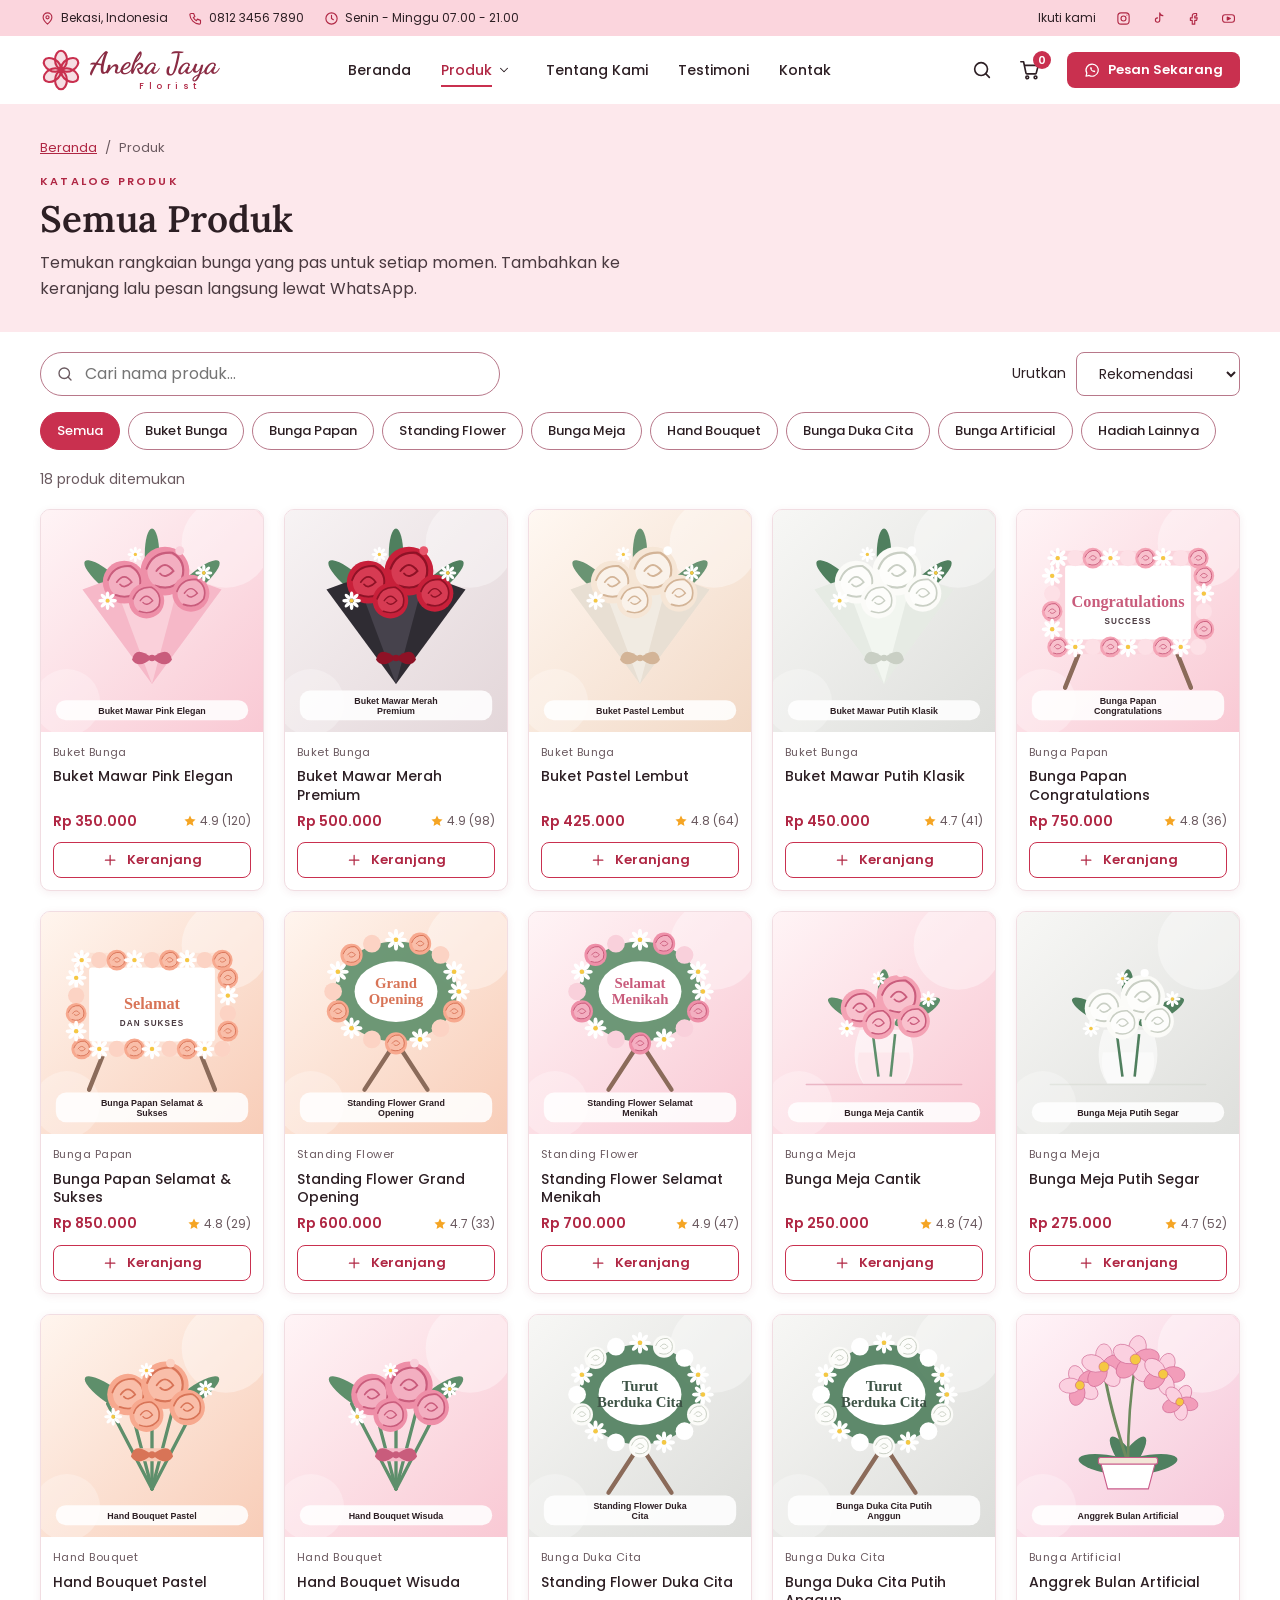
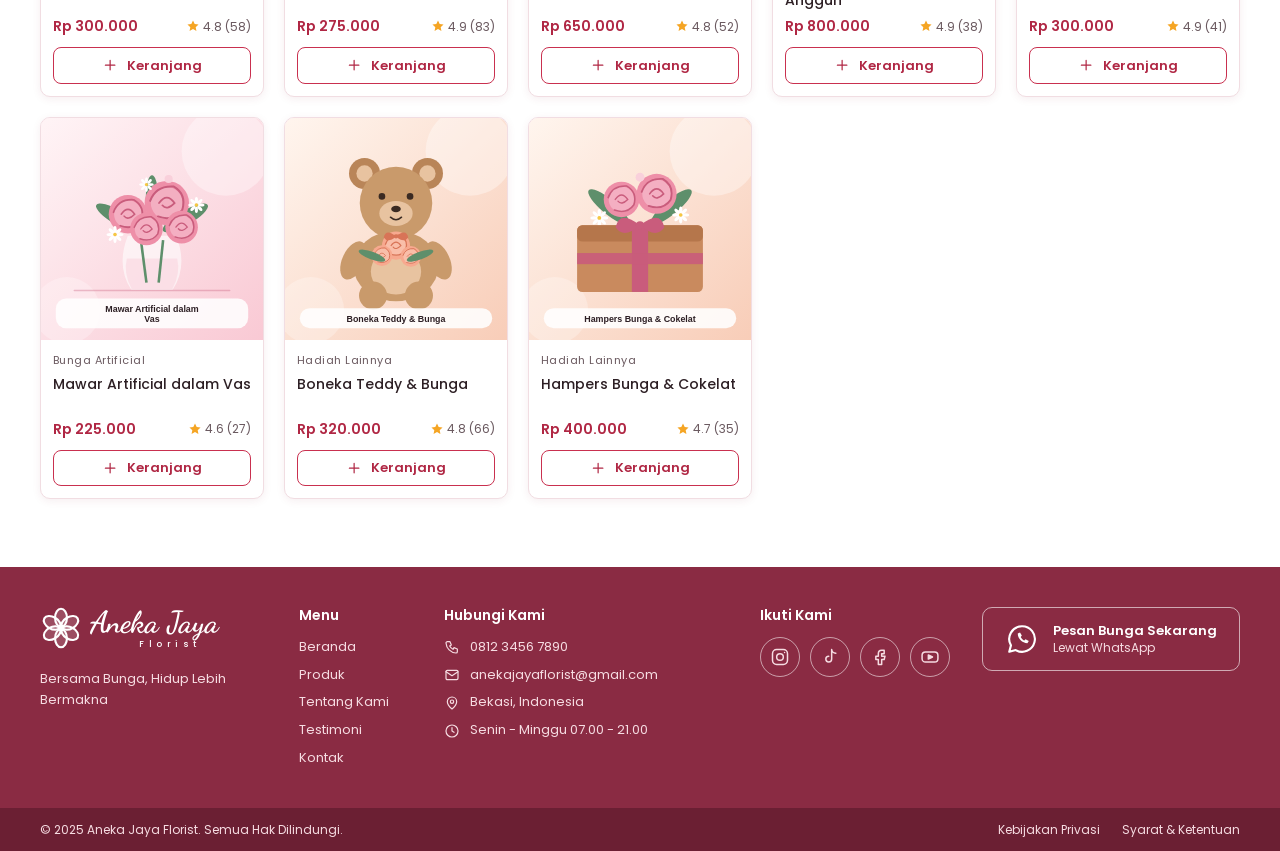
<file: produk.html>
<!DOCTYPE html>
<html lang="id">
<head>
  <meta charset="utf-8">
  <meta name="viewport" content="width=device-width, initial-scale=1">
  <title>Katalog Produk — Aneka Jaya Florist</title>
  <meta name="description" content="Lihat semua produk Aneka Jaya Florist: buket bunga, bunga papan, standing flower, bunga meja, hand bouquet, bunga duka cita, bunga artificial, dan hadiah. Filter per kategori dan cari nama produk.">
  <meta name="theme-color" content="#8A2B43">
  <link rel="canonical" href="https://adlansyiari73.github.io/compro_aneka-jaya-florist/produk.html">

  <!-- Open Graph -->
  <meta property="og:type" content="website">
  <meta property="og:locale" content="id_ID">
  <meta property="og:site_name" content="Aneka Jaya Florist">
  <meta property="og:title" content="Katalog Produk — Aneka Jaya Florist">
  <meta property="og:description" content="Lihat semua produk Aneka Jaya Florist: buket bunga, bunga papan, standing flower, bunga meja, hand bouquet, bunga duka cita, bunga artificial, dan hadiah. Filter per kategori dan cari nama produk.">
  <meta property="og:url" content="https://adlansyiari73.github.io/compro_aneka-jaya-florist/produk.html">
  <meta property="og:image" content="https://adlansyiari73.github.io/compro_aneka-jaya-florist/assets/img/og-image.png">
  <meta property="og:image:alt" content="Aneka Jaya Florist — buket mawar pink">
  <meta name="twitter:card" content="summary_large_image">

  <link rel="icon" type="image/svg+xml" href="assets/img/favicon.svg">

  <link rel="preconnect" href="https://fonts.googleapis.com">
  <link rel="preconnect" href="https://fonts.gstatic.com" crossorigin>
  <link href="https://fonts.googleapis.com/css2?family=Dancing+Script:wght@600;700&amp;family=Lora:wght@500;600;700&amp;family=Poppins:wght@400;500;600&amp;display=swap" rel="stylesheet">
  <link rel="stylesheet" href="assets/css/style.css">

  <script src="assets/js/config.js" defer></script>
  <script src="assets/js/products.js" defer></script>
  <script src="assets/js/utils.js" defer></script>
  <script src="assets/js/cart.js" defer></script>
  <script src="assets/js/main.js" defer></script>
  <script src="assets/js/catalog.js" defer></script>
</head>
<body>

<!-- ===== SPRITE IKON ===== -->
<svg xmlns="http://www.w3.org/2000/svg" width="0" height="0" style="position:absolute" aria-hidden="true" focusable="false">
  <defs>
    <symbol id="i-logo-flower" viewBox="0 0 24 24"><g fill="currentColor" fill-opacity=".16" stroke="currentColor" stroke-width="1.2"><ellipse cx="12" cy="6.2" rx="3.4" ry="5.2"/><ellipse cx="12" cy="6.2" rx="3.4" ry="5.2" transform="rotate(60 12 12)"/><ellipse cx="12" cy="6.2" rx="3.4" ry="5.2" transform="rotate(120 12 12)"/><ellipse cx="12" cy="6.2" rx="3.4" ry="5.2" transform="rotate(180 12 12)"/><ellipse cx="12" cy="6.2" rx="3.4" ry="5.2" transform="rotate(240 12 12)"/><ellipse cx="12" cy="6.2" rx="3.4" ry="5.2" transform="rotate(300 12 12)"/></g><circle cx="12" cy="12" r="2" fill="currentColor"/></symbol>
    <symbol id="i-pin" viewBox="0 0 24 24"><path d="M12 21s-7-6.1-7-11a7 7 0 1 1 14 0c0 4.9-7 11-7 11z"/><circle cx="12" cy="10" r="2.5"/></symbol>
    <symbol id="i-phone" viewBox="0 0 24 24"><path d="M5 4h4l2 5-2.5 1.5a11 11 0 0 0 5 5L15 13l5 2v4a2 2 0 0 1-2 2A16 16 0 0 1 3 6a2 2 0 0 1 2-2z"/></symbol>
    <symbol id="i-clock" viewBox="0 0 24 24"><circle cx="12" cy="12" r="9"/><path d="M12 7v5l3 2"/></symbol>
    <symbol id="i-mail" viewBox="0 0 24 24"><rect x="3" y="5" width="18" height="14" rx="2"/><path d="M3 7l9 6 9-6"/></symbol>
    <symbol id="i-search" viewBox="0 0 24 24"><circle cx="11" cy="11" r="7"/><path d="M20 20l-4-4"/></symbol>
    <symbol id="i-cart" viewBox="0 0 24 24"><circle cx="9" cy="20" r="1.5"/><circle cx="18" cy="20" r="1.5"/><path d="M2 3h3l2.6 12.4a1 1 0 0 0 1 .8h9.2a1 1 0 0 0 1-.8L21 7H6"/></symbol>
    <symbol id="i-chev-down" viewBox="0 0 24 24"><path d="M6 9l6 6 6-6"/></symbol>
    <symbol id="i-chev-left" viewBox="0 0 24 24"><path d="M15 6l-6 6 6 6"/></symbol>
    <symbol id="i-chev-right" viewBox="0 0 24 24"><path d="M9 6l6 6-6 6"/></symbol>
    <symbol id="i-arrow-right" viewBox="0 0 24 24"><path d="M5 12h14M13 6l6 6-6 6"/></symbol>
    <symbol id="i-arrow-up" viewBox="0 0 24 24"><path d="M12 19V5M5 12l7-7 7 7"/></symbol>
    <symbol id="i-star" viewBox="0 0 24 24"><path d="M12 2.5l2.9 6.1 6.6.8-4.9 4.6 1.3 6.6L12 17.3 6.1 20.6l1.3-6.6L2.5 9.4l6.6-.8z" fill="currentColor" stroke="none"/></symbol>
    <symbol id="i-plus" viewBox="0 0 24 24"><path d="M12 5v14M5 12h14"/></symbol>
    <symbol id="i-minus" viewBox="0 0 24 24"><path d="M5 12h14"/></symbol>
    <symbol id="i-trash" viewBox="0 0 24 24"><path d="M4 7h16M10 11v6M14 11v6M6 7l1 13h10l1-13M9 7V4h6v3"/></symbol>
    <symbol id="i-close" viewBox="0 0 24 24"><path d="M6 6l12 12M18 6L6 18"/></symbol>
    <symbol id="i-menu" viewBox="0 0 24 24"><path d="M4 7h16M4 12h16M4 17h16"/></symbol>
    <symbol id="i-whatsapp" viewBox="0 0 24 24"><path d="M12 3a9 9 0 0 0-7.8 13.5L3 21l4.6-1.2A9 9 0 1 0 12 3z"/><path d="M9 8.2c0 3.6 3.2 6.8 6.8 6.8l1-1.6-2.3-1.2-.9.8c-1-.4-2.1-1.5-2.5-2.5l.8-.9L10.6 7.4z" fill="currentColor" stroke="none"/></symbol>
    <symbol id="i-instagram" viewBox="0 0 24 24"><rect x="3" y="3" width="18" height="18" rx="5"/><circle cx="12" cy="12" r="4"/><circle cx="17.5" cy="6.5" r=".9" fill="currentColor" stroke="none"/></symbol>
    <symbol id="i-tiktok" viewBox="0 0 24 24"><path d="M14 3v11.5a3.5 3.5 0 1 1-3.5-3.5M14 3c.3 2.6 2 4.2 5 4.4"/></symbol>
    <symbol id="i-facebook" viewBox="0 0 24 24"><path d="M14 8h3V4h-3a4 4 0 0 0-4 4v3H7v4h3v6h4v-6h3l1-4h-4V8.5A.5.5 0 0 1 14 8z"/></symbol>
    <symbol id="i-youtube" viewBox="0 0 24 24"><rect x="2.5" y="6" width="19" height="12" rx="4"/><path d="M10 9.5l5 2.5-5 2.5z" fill="currentColor"/></symbol>
    <symbol id="i-badge" viewBox="0 0 24 24"><path d="M12 2.5l2.4 1.7 2.9-.2 1 2.7 2.5 1.5-.8 2.8.8 2.8-2.5 1.5-1 2.7-2.9-.2L12 21.5l-2.4-1.7-2.9.2-1-2.7-2.5-1.5.8-2.8-.8-2.8 2.5-1.5 1-2.7 2.9.2z"/><path d="M8.5 12l2.5 2.5 4.5-5"/></symbol>
    <symbol id="i-truck" viewBox="0 0 24 24"><path d="M2 6h11v10H2zM13 9h4l4 3v4h-8"/><circle cx="6.5" cy="17.5" r="1.8"/><circle cx="17" cy="17.5" r="1.8"/></symbol>
    <symbol id="i-heart" viewBox="0 0 24 24"><path d="M12 20s-7.5-4.6-7.5-10A4.3 4.3 0 0 1 12 7.4 4.3 4.3 0 0 1 19.5 10c0 5.4-7.5 10-7.5 10z"/></symbol>
  </defs>
</svg>

<!-- ===== HEADER ===== -->
<a class="skip-link" href="#main">Lewati ke konten utama</a>

<div class="topbar">
  <div class="container topbar__inner">
    <ul class="topbar__info">
      <li><svg class="icon" aria-hidden="true" focusable="false"><use href="#i-pin"/></svg><span data-config="alamat">Bekasi, Indonesia</span></li>
      <li><svg class="icon" aria-hidden="true" focusable="false"><use href="#i-phone"/></svg><a href="tel:+6281234567890" data-tel-link data-config="teleponTampil">0812 3456 7890</a></li>
      <li class="topbar__hours"><svg class="icon" aria-hidden="true" focusable="false"><use href="#i-clock"/></svg><span data-config="jamBuka">Senin - Minggu 07.00 - 21.00</span></li>
    </ul>
    <div class="topbar__social">
      <span class="topbar__label">Ikuti kami</span>
      <a href="#" data-social="instagram" aria-label="Instagram Aneka Jaya Florist"><svg class="icon" aria-hidden="true" focusable="false"><use href="#i-instagram"/></svg></a>
      <a href="#" data-social="tiktok" aria-label="TikTok Aneka Jaya Florist"><svg class="icon" aria-hidden="true" focusable="false"><use href="#i-tiktok"/></svg></a>
      <a href="#" data-social="facebook" aria-label="Facebook Aneka Jaya Florist"><svg class="icon" aria-hidden="true" focusable="false"><use href="#i-facebook"/></svg></a>
      <a href="#" data-social="youtube" aria-label="YouTube Aneka Jaya Florist"><svg class="icon" aria-hidden="true" focusable="false"><use href="#i-youtube"/></svg></a>
    </div>
  </div>
</div>

<header class="site-header">
  <div class="container header__inner">
    <a class="logo" href="index.html" aria-label="Aneka Jaya Florist, ke beranda">
      <svg class="logo__flower" aria-hidden="true" focusable="false"><use href="#i-logo-flower"/></svg>
      <span class="logo__text"><span class="logo__name">Aneka Jaya</span><span class="logo__sub">Florist</span></span>
    </a>

    <nav class="nav" id="primary-nav" aria-label="Menu utama">
      <ul class="nav__list">
        <li class="nav__item"><a class="nav__link" href="index.html">Beranda</a></li>
        <li class="nav__item nav__item--has-sub">
          <a class="nav__link" href="produk.html" aria-current="page">Produk</a>
          <button class="nav__sub-toggle" type="button" aria-expanded="false" aria-controls="sub-produk" aria-label="Tampilkan kategori produk"><svg class="icon" aria-hidden="true" focusable="false"><use href="#i-chev-down"/></svg></button>
          <ul class="nav__sub" id="sub-produk">
            <li><a href="produk.html">Semua Produk</a></li>
            <li><a href="produk.html?kategori=buket-bunga">Buket Bunga</a></li>
            <li><a href="produk.html?kategori=bunga-papan">Bunga Papan</a></li>
            <li><a href="produk.html?kategori=standing-flower">Standing Flower</a></li>
            <li><a href="produk.html?kategori=bunga-meja">Bunga Meja</a></li>
            <li><a href="produk.html?kategori=hand-bouquet">Hand Bouquet</a></li>
            <li><a href="produk.html?kategori=bunga-duka-cita">Bunga Duka Cita</a></li>
            <li><a href="produk.html?kategori=bunga-artificial">Bunga Artificial</a></li>
            <li><a href="produk.html?kategori=hadiah-lainnya">Hadiah Lainnya</a></li>
          </ul>
        </li>
        <li class="nav__item"><a class="nav__link" href="index.html#tentang">Tentang Kami</a></li>
        <li class="nav__item"><a class="nav__link" href="index.html#testimoni">Testimoni</a></li>
        <!-- MENU ARTIKEL disembunyikan selama halaman masih "Segera Hadir" (lihat README): <li class="nav__item"><a class="nav__link" href="artikel.html">Artikel</a></li> -->
        <li class="nav__item"><a class="nav__link" href="index.html#kontak">Kontak</a></li>
      </ul>
      <a class="btn btn--primary nav__cta" href="#" data-wa-link><svg class="icon" aria-hidden="true" focusable="false"><use href="#i-whatsapp"/></svg>Pesan Sekarang</a>
    </nav>

    <div class="header__actions">
      <button class="icon-btn" id="search-toggle" type="button" aria-label="Cari produk" aria-expanded="false" aria-controls="search-panel"><svg class="icon" aria-hidden="true" focusable="false"><use href="#i-search"/></svg></button>
      <button class="icon-btn cart-btn" type="button" data-cart-open aria-label="Buka keranjang, 0 item" aria-haspopup="dialog" aria-expanded="false" aria-controls="cart-drawer">
        <svg class="icon" aria-hidden="true" focusable="false"><use href="#i-cart"/></svg>
        <span class="badge" data-cart-count aria-hidden="true">0</span>
      </button>
      <a class="btn btn--primary btn--sm header__cta" href="#" data-wa-link><svg class="icon" aria-hidden="true" focusable="false"><use href="#i-whatsapp"/></svg>Pesan Sekarang</a>
      <button class="icon-btn nav-toggle" id="nav-toggle" type="button" aria-label="Buka menu" aria-expanded="false" aria-controls="primary-nav"><svg class="icon" aria-hidden="true" focusable="false"><use href="#i-menu"/></svg></button>
    </div>
  </div>

  <div class="search-panel" id="search-panel" hidden>
    <div class="container">
      <form action="produk.html" method="get" role="search" class="search-panel__form">
        <label class="sr-only" for="site-search">Cari produk</label>
        <input id="site-search" type="search" name="q" placeholder="Cari buket, bunga papan, standing flower…" autocomplete="off">
        <button class="btn btn--primary" type="submit">Cari</button>
      </form>
    </div>
  </div>
</header>
<!-- ===== /HEADER ===== -->

<main id="main">
  <!-- ===== KATALOG ===== -->
  <section class="page-hero" aria-labelledby="catalog-title">
    <div class="container">
      <nav class="breadcrumb" aria-label="Breadcrumb"><a href="index.html">Beranda</a><span aria-current="page">Produk</span></nav>
      <p class="eyebrow">Katalog Produk</p>
      <h1 id="catalog-title">Semua Produk</h1>
      <p>Temukan rangkaian bunga yang pas untuk setiap momen. Tambahkan ke keranjang lalu pesan langsung lewat WhatsApp.</p>
    </div>
  </section>

  <section class="section section--tight" aria-label="Daftar produk">
    <div class="container">
      <div class="toolbar">
        <form class="search-field" id="catalog-search-form" role="search">
          <label class="sr-only" for="catalog-search">Cari nama produk</label>
          <svg class="icon" aria-hidden="true" focusable="false"><use href="#i-search"/></svg>
          <input type="search" id="catalog-search" placeholder="Cari nama produk…" autocomplete="off">
        </form>
        <div class="sort">
          <label for="sort-select">Urutkan</label>
          <select id="sort-select">
            <option value="relevan">Rekomendasi</option>
            <option value="harga-asc">Harga terendah</option>
            <option value="harga-desc">Harga tertinggi</option>
            <option value="rating">Rating tertinggi</option>
          </select>
        </div>
      </div>

      <ul class="chips" id="filter-chips" aria-label="Filter kategori"></ul>
      <p class="result-count" id="result-count" role="status" aria-live="polite"></p>

      <ul class="product-grid" id="product-grid"></ul>
      <!-- Daftar produk tanpa JavaScript (dibaca mesin pencari & browser tanpa JS).
           Samakan dengan assets/js/products.js setiap kali produk/harga diubah; cek dengan: node tests/seo.test.js -->
      <noscript>
        <div class="noscript noscript-katalog">
          <p>JavaScript di browser Anda nonaktif, jadi filter, pencarian, dan keranjang tidak berjalan. Untuk memesan, sebutkan nama produk saat menghubungi kami lewat WhatsApp atau telepon di bagian <a href="#kontak">Kontak</a>.</p>
          <h2>Buket Bunga</h2>
          <ul>
            <li>Buket Mawar Pink Elegan — Rp 350.000</li>
            <li>Buket Mawar Merah Premium — Rp 500.000</li>
            <li>Buket Pastel Lembut — Rp 425.000</li>
            <li>Buket Mawar Putih Klasik — Rp 450.000</li>
          </ul>
          <h2>Bunga Papan</h2>
          <ul>
            <li>Bunga Papan Congratulations — Rp 750.000</li>
            <li>Bunga Papan Selamat &amp; Sukses — Rp 850.000</li>
          </ul>
          <h2>Standing Flower</h2>
          <ul>
            <li>Standing Flower Grand Opening — Rp 600.000</li>
            <li>Standing Flower Selamat Menikah — Rp 700.000</li>
          </ul>
          <h2>Bunga Meja</h2>
          <ul>
            <li>Bunga Meja Cantik — Rp 250.000</li>
            <li>Bunga Meja Putih Segar — Rp 275.000</li>
          </ul>
          <h2>Hand Bouquet</h2>
          <ul>
            <li>Hand Bouquet Pastel — Rp 300.000</li>
            <li>Hand Bouquet Wisuda — Rp 275.000</li>
          </ul>
          <h2>Bunga Duka Cita</h2>
          <ul>
            <li>Standing Flower Duka Cita — Rp 650.000</li>
            <li>Bunga Duka Cita Putih Anggun — Rp 800.000</li>
          </ul>
          <h2>Bunga Artificial</h2>
          <ul>
            <li>Anggrek Bulan Artificial — Rp 300.000</li>
            <li>Mawar Artificial dalam Vas — Rp 225.000</li>
          </ul>
          <h2>Hadiah Lainnya</h2>
          <ul>
            <li>Boneka Teddy &amp; Bunga — Rp 320.000</li>
            <li>Hampers Bunga &amp; Cokelat — Rp 400.000</li>
          </ul>
        </div>
      </noscript>

      <div class="empty" id="empty-state" hidden>
        <h2>Produk tidak ditemukan</h2>
        <p>Coba kata kunci lain atau pilih kategori yang berbeda.</p>
        <button class="btn btn--outline" type="button" id="reset-filters">Reset filter</button>
      </div>
    </div>
  </section>
</main>

<!-- ===== FOOTER ===== -->
<footer class="site-footer" id="kontak">
  <div class="container footer__grid">
    <div class="footer__brand">
      <a class="logo logo--light" href="index.html" aria-label="Aneka Jaya Florist, ke beranda">
        <svg class="logo__flower" aria-hidden="true" focusable="false"><use href="#i-logo-flower"/></svg>
        <span class="logo__text"><span class="logo__name">Aneka Jaya</span><span class="logo__sub">Florist</span></span>
      </a>
      <p>Bersama Bunga, Hidup Lebih Bermakna</p>
    </div>

    <nav class="footer__col" aria-label="Menu footer">
      <h2 class="footer__title">Menu</h2>
      <ul>
        <li><a href="index.html">Beranda</a></li>
        <li><a href="produk.html">Produk</a></li>
        <li><a href="index.html#tentang">Tentang Kami</a></li>
        <li><a href="index.html#testimoni">Testimoni</a></li>
        <!-- MENU ARTIKEL disembunyikan selama halaman masih "Segera Hadir" (lihat README): <li><a href="artikel.html">Artikel</a></li> -->
        <li><a href="index.html#kontak">Kontak</a></li>
      </ul>
    </nav>

    <div class="footer__col">
      <h2 class="footer__title">Hubungi Kami</h2>
      <ul class="footer__contact">
        <li><svg class="icon" aria-hidden="true" focusable="false"><use href="#i-phone"/></svg><a href="tel:+6281234567890" data-tel-link data-config="teleponTampil">0812 3456 7890</a></li>
        <li><svg class="icon" aria-hidden="true" focusable="false"><use href="#i-mail"/></svg><a href="mailto:anekajayaflorist@gmail.com" data-mail-link data-config="email">anekajayaflorist@gmail.com</a></li>
        <li><svg class="icon" aria-hidden="true" focusable="false"><use href="#i-pin"/></svg><span data-config="alamat">Bekasi, Indonesia</span></li>
        <li><svg class="icon" aria-hidden="true" focusable="false"><use href="#i-clock"/></svg><span data-config="jamBuka">Senin - Minggu 07.00 - 21.00</span></li>
      </ul>
    </div>

    <div class="footer__col">
      <h2 class="footer__title">Ikuti Kami</h2>
      <ul class="footer__social">
        <li><a href="#" data-social="instagram" aria-label="Instagram Aneka Jaya Florist"><svg class="icon" aria-hidden="true" focusable="false"><use href="#i-instagram"/></svg></a></li>
        <li><a href="#" data-social="tiktok" aria-label="TikTok Aneka Jaya Florist"><svg class="icon" aria-hidden="true" focusable="false"><use href="#i-tiktok"/></svg></a></li>
        <li><a href="#" data-social="facebook" aria-label="Facebook Aneka Jaya Florist"><svg class="icon" aria-hidden="true" focusable="false"><use href="#i-facebook"/></svg></a></li>
        <li><a href="#" data-social="youtube" aria-label="YouTube Aneka Jaya Florist"><svg class="icon" aria-hidden="true" focusable="false"><use href="#i-youtube"/></svg></a></li>
      </ul>
    </div>

    <div class="footer__cta">
      <a class="wa-card" href="#" data-wa-link>
        <svg class="icon" aria-hidden="true" focusable="false"><use href="#i-whatsapp"/></svg>
        <span><strong>Pesan Bunga Sekarang</strong><small>Lewat WhatsApp</small></span>
      </a>
    </div>
  </div>

  <div class="footer__bottom">
    <div class="container footer__bottom-inner">
      <p>&copy; 2025 Aneka Jaya Florist. Semua Hak Dilindungi.</p>
      <ul>
        <li><a href="kebijakan.html#privasi">Kebijakan Privasi</a></li>
        <li><a href="kebijakan.html#syarat">Syarat &amp; Ketentuan</a></li>
      </ul>
    </div>
  </div>
</footer>

<!-- ===== KERANJANG (DRAWER) ===== -->
<div class="overlay" id="cart-overlay"></div>
<aside class="drawer" id="cart-drawer" role="dialog" aria-modal="true" aria-labelledby="cart-title" aria-hidden="true">
  <div class="drawer__head">
    <h2 id="cart-title">Keranjang Anda</h2>
    <button class="icon-btn" type="button" data-cart-close aria-label="Tutup keranjang"><svg class="icon" aria-hidden="true" focusable="false"><use href="#i-close"/></svg></button>
  </div>
  <div class="drawer__body">
    <div class="cart-empty" id="cart-empty">
      <svg class="icon" aria-hidden="true" focusable="false"><use href="#i-cart"/></svg>
      <p>Keranjang Anda masih kosong.</p>
      <a class="btn btn--outline btn--sm" href="produk.html" data-cart-close>Lihat Produk</a>
    </div>
    <ul class="cart-list" id="cart-items"></ul>
    <form class="cart-form" id="cart-kirim" hidden>
      <fieldset aria-describedby="kirim-info">
        <legend>Data pengiriman <span>(opsional)</span></legend>
        <p class="cart-form__hint" id="kirim-info">Isi yang sudah Anda ketahui saja. Isian ikut terkirim di pesan WhatsApp dan disimpan sebagai draf di browser ini sampai keranjang dikosongkan.</p>
        <div class="cart-form__row">
          <div class="field">
            <label for="kirim-tanggal">Tanggal kirim</label>
            <input id="kirim-tanggal" name="tanggal" type="date">
          </div>
          <div class="field">
            <label for="kirim-jam">Jam/sesi kirim</label>
            <input id="kirim-jam" name="jam" type="text" maxlength="40" placeholder="mis. pagi">
          </div>
        </div>
        <div class="field">
          <label for="kirim-penerima">Nama penerima</label>
          <input id="kirim-penerima" name="penerima" type="text" maxlength="60" autocomplete="shipping name">
        </div>
        <div class="field">
          <label for="kirim-alamat">Alamat pengiriman</label>
          <textarea id="kirim-alamat" name="alamat" rows="2" maxlength="250" autocomplete="shipping street-address" placeholder="Jalan, nomor, RT/RW, kelurahan, kecamatan"></textarea>
        </div>
        <div class="field">
          <label for="kirim-ucapan">Teks kartu/papan ucapan</label>
          <textarea id="kirim-ucapan" name="ucapan" rows="3" maxlength="200" aria-describedby="kirim-ucapan-info"></textarea>
          <p class="field__hint" id="kirim-ucapan-info">Untuk bunga papan dan duka cita, teks ini dipakai sebagai tulisan di papan. Maks. 200 karakter.</p>
        </div>
        <div class="field">
          <label for="kirim-pengirim">Nama pengirim</label>
          <input id="kirim-pengirim" name="pengirim" type="text" maxlength="60" autocomplete="name">
        </div>
      </fieldset>
    </form>
  </div>
  <div class="drawer__foot" id="cart-footer" hidden>
    <div class="cart-total"><span>Total</span><strong id="cart-total">Rp 0</strong></div>
    <a class="btn btn--wa btn--block" id="cart-checkout" target="_blank" rel="noopener noreferrer"><svg class="icon" aria-hidden="true" focusable="false"><use href="#i-whatsapp"/></svg>Pesan via WhatsApp</a>
    <p class="drawer__note">Ongkos kirim dan ketersediaan dikonfirmasi lewat WhatsApp.</p>
    <button class="link-btn" type="button" id="cart-clear">Kosongkan keranjang</button>
  </div>
</aside>
<div class="toast" id="toast" role="status" aria-live="polite"></div>

<button class="back-to-top" id="back-to-top" type="button" aria-label="Kembali ke atas"><svg class="icon" aria-hidden="true" focusable="false"><use href="#i-arrow-up"/></svg></button>
<!-- ===== /FOOTER ===== -->

</body>
</html>
</file>
<file: assets/css/style.css>
/* ==========================================================================
   Aneka Jaya Florist — stylesheet utama
   Daftar isi:
     1.  Variabel (warna, font, ukuran)
     2.  Reset & dasar
     3.  Utilitas & aksesibilitas
     4.  Tombol & komponen kecil
     5.  Top bar
     6.  Header / navbar / pencarian
     7.  Hero
     8.  Judul section
     9.  Kategori populer
     10. Kartu produk & carousel
     11. Tentang kami
     12. Testimoni
     13. Footer
     14. Keranjang (drawer, toast)
     15. Tombol kembali ke atas
     16. Halaman produk (katalog)
     17. Halaman teks (artikel, kebijakan)
     18. Preferensi gerak
   ========================================================================== */

/* ==========================================================================
   1. VARIABEL
   ========================================================================== */
:root {
  /* Warna */
  --rose: #C9304F;          /* tombol utama */
  --rose-dark: #B02744;     /* hover, teks kecil di atas pink */
  --pink-50: #FFF6F8;
  --pink-100: #FDE8EC;      /* latar section */
  --pink-200: #FBD5DD;      /* top bar, placeholder */
  --maroon: #8A2B43;        /* footer */
  --maroon-dark: #6B1F33;
  --ink: #2D1F24;
  --muted: #6B5A60;
  --line: #F1DDE2;          /* garis dekoratif */
  --field-border: #B8788A;  /* border input/tombol filter (kontras ≥ 3:1) */
  --star: #F5A524;
  --wa: #0B7A43;
  --focus: #1D4ED8;
  --white: #fff;

  /* Font */
  --font-serif: 'Lora', Georgia, 'Times New Roman', serif;
  --font-sans: 'Poppins', system-ui, -apple-system, 'Segoe UI', Roboto, Arial, sans-serif;
  --font-script: 'Dancing Script', 'Brush Script MT', cursive;

  /* Ukuran */
  --container: 1200px;
  --gutter: 24px;
  --radius: 10px;
  --radius-sm: 8px;
  --shadow-sm: 0 2px 8px rgba(138, 43, 67, .08);
  --shadow-md: 0 8px 24px rgba(138, 43, 67, .14);
  --topbar-h: 36px;
  --header-h: 68px;
}

/* ==========================================================================
   2. RESET & DASAR
   ========================================================================== */
*, *::before, *::after { box-sizing: border-box; }

html {
  scroll-behavior: smooth;
  -webkit-text-size-adjust: 100%;
}

body {
  margin: 0;
  font-family: var(--font-sans);
  font-size: 1rem;
  line-height: 1.6;
  color: var(--ink);
  background: var(--white);
}

body.no-scroll { overflow: hidden; }

h1, h2, h3, h4 {
  margin: 0;
  font-family: var(--font-serif);
  font-weight: 600;
  line-height: 1.25;
  color: var(--ink);
}

p { margin: 0 0 1em; }
ul, ol { margin: 0; padding: 0; list-style: none; }
img, svg { max-width: 100%; }
img { display: block; height: auto; }
a { color: inherit; text-decoration: none; }
button, input, select, textarea { font: inherit; color: inherit; }
button { cursor: pointer; }
figure, blockquote { margin: 0; }

[hidden] { display: none !important; }

section[id], footer[id] { scroll-margin-top: calc(var(--header-h) + 12px); }

/* ==========================================================================
   3. UTILITAS & AKSESIBILITAS
   ========================================================================== */
.container {
  width: 100%;
  max-width: calc(var(--container) + var(--gutter) * 2);
  margin-inline: auto;
  padding-inline: var(--gutter);
}

.sr-only {
  position: absolute;
  width: 1px; height: 1px;
  margin: -1px; padding: 0;
  overflow: hidden;
  clip: rect(0, 0, 0, 0);
  white-space: nowrap;
  border: 0;
}

.skip-link {
  position: absolute;
  left: 12px; top: -60px;
  z-index: 200;
  padding: 10px 16px;
  background: var(--ink);
  color: #fff;
  border-radius: var(--radius-sm);
  transition: top .15s;
}
.skip-link:focus { top: 12px; }

:focus-visible {
  outline: 3px solid var(--focus);
  outline-offset: 2px;
}
.hero :focus-visible,
.site-footer :focus-visible,
.btn--primary:focus-visible { outline-color: #fff; box-shadow: 0 0 0 5px var(--focus); }

.icon {
  width: 1.25em; height: 1.25em;
  flex: none;
  fill: none;
  stroke: currentColor;
  stroke-width: 1.8;
  stroke-linecap: round;
  stroke-linejoin: round;
}

.noscript { padding: 16px; background: var(--pink-100); border-radius: var(--radius); }
.noscript a { color: var(--rose-dark); text-decoration: underline; }

/* ==========================================================================
   4. TOMBOL & KOMPONEN KECIL
   ========================================================================== */
.btn {
  display: inline-flex;
  align-items: center;
  justify-content: center;
  gap: 8px;
  padding: 12px 22px;
  border: 1.5px solid transparent;
  border-radius: var(--radius-sm);
  font-size: .875rem;
  font-weight: 600;
  line-height: 1.2;
  text-align: center;
  white-space: nowrap;
  transition: background-color .2s, color .2s, border-color .2s, transform .1s;
}
.btn:active { transform: translateY(1px); }
.btn--sm { padding: 9px 16px; font-size: .8125rem; }
.btn--block { width: 100%; }

.btn--primary { background: var(--rose); color: #fff; }
.btn--primary:hover { background: var(--rose-dark); }

.btn--outline { background: #fff; border-color: var(--rose); color: var(--rose-dark); }
.btn--outline:hover { background: var(--rose); color: #fff; }

.btn--ghost { border-color: rgba(255, 255, 255, .75); color: #fff; background: transparent; }
.btn--ghost:hover { background: rgba(255, 255, 255, .15); }

.btn--wa { background: var(--wa); color: #fff; }
.btn--wa:hover { background: #09653A; }
.btn[aria-disabled="true"] { opacity: .5; pointer-events: none; }

.icon-btn {
  position: relative;
  display: inline-grid;
  place-items: center;
  width: 42px; height: 42px;
  padding: 0;
  background: transparent;
  border: 0;
  border-radius: 50%;
  color: var(--ink);
  transition: background-color .2s, color .2s;
}
.icon-btn:hover { background: var(--pink-100); color: var(--rose-dark); }
.icon-btn .icon { width: 22px; height: 22px; }
.icon-btn--sm { width: 32px; height: 32px; }
.icon-btn--sm .icon { width: 18px; height: 18px; }

.badge {
  position: absolute;
  top: 2px; right: 0;
  min-width: 18px; height: 18px;
  padding: 0 5px;
  display: grid;
  place-items: center;
  border-radius: 999px;
  background: var(--rose);
  color: #fff;
  font-size: .6875rem;
  font-weight: 600;
  line-height: 1;
}

.link-more {
  display: inline-flex;
  align-items: center;
  gap: 6px;
  color: var(--rose-dark);
  font-size: .8125rem;
  font-weight: 600;
  white-space: nowrap;
}
.link-more:hover { text-decoration: underline; }
.link-more .icon { width: 16px; height: 16px; }

.link-btn {
  padding: 4px;
  background: none;
  border: 0;
  color: var(--muted);
  font-size: .8125rem;
  text-decoration: underline;
}
.link-btn:hover { color: var(--rose-dark); }

.eyebrow {
  margin: 0 0 6px;
  font-size: .6875rem;
  font-weight: 600;
  letter-spacing: .2em;
  text-transform: uppercase;
  color: var(--rose-dark);
}
.eyebrow--light { color: #fff; }

/* Logo */
.logo { display: inline-flex; align-items: center; gap: 8px; color: var(--rose); }
.logo__flower { width: 42px; height: 42px; flex: none; }
.logo__text { display: flex; flex-direction: column; line-height: 1; }
.logo__name { font-family: var(--font-script); font-size: 1.9rem; font-weight: 700; color: var(--maroon); }
.logo__sub { margin-top: 2px; padding-left: 38%; font-size: .5625rem; letter-spacing: .5em; font-weight: 500; color: var(--rose-dark); }
.logo--light, .logo--light .logo__name, .logo--light .logo__sub { color: #fff; }

/* ==========================================================================
   5. TOP BAR
   ========================================================================== */
.topbar {
  background: var(--pink-200);
  font-size: .75rem;
  color: var(--ink);
}
.topbar__inner {
  display: flex;
  align-items: center;
  justify-content: space-between;
  gap: 16px;
  min-height: var(--topbar-h);
}
.topbar__info, .topbar__social { display: flex; align-items: center; gap: 20px; }
.topbar__info li { display: flex; align-items: center; gap: 6px; }
.topbar__social { gap: 12px; }
.topbar__label { margin-right: 4px; }
.topbar a:hover { color: var(--rose-dark); }
.topbar .icon { width: 15px; height: 15px; color: var(--rose-dark); }
.topbar__social a { display: grid; place-items: center; padding: 4px; }

/* ==========================================================================
   6. HEADER / NAVBAR / PENCARIAN
   ========================================================================== */
.site-header {
  position: sticky;
  top: 0;
  z-index: 60;
  background: #fff;
  transition: box-shadow .2s;
}
.site-header.is-scrolled { box-shadow: var(--shadow-sm); }

.header__inner {
  display: flex;
  align-items: center;
  justify-content: space-between;
  gap: 24px;
  min-height: var(--header-h);
}

.nav { flex: 1; display: flex; justify-content: center; }
.nav__list { display: flex; align-items: center; gap: 30px; }
.nav__cta { display: none; }

.nav__item { position: relative; display: flex; align-items: center; }
.nav__link {
  position: relative;
  padding: 8px 0;
  font-size: .875rem;
  font-weight: 500;
}
.nav__link::after {
  content: '';
  position: absolute;
  left: 0; right: 0; bottom: 2px;
  height: 2px;
  background: var(--rose);
  transform: scaleX(0);
  transition: transform .2s;
}
.nav__link:hover, .nav__link[aria-current="page"] { color: var(--rose-dark); }
.nav__link:hover::after, .nav__link[aria-current="page"]::after { transform: scaleX(1); }

.nav__sub-toggle {
  display: grid;
  place-items: center;
  width: 24px; height: 28px;
  padding: 0;
  background: none;
  border: 0;
  color: inherit;
}
.nav__sub-toggle .icon { width: 14px; height: 14px; transition: transform .2s; }
.nav__item--has-sub.is-open .nav__sub-toggle .icon { transform: rotate(180deg); }

.nav__sub {
  position: absolute;
  top: 100%;
  left: -14px;
  min-width: 210px;
  padding: 8px;
  background: #fff;
  border-radius: var(--radius);
  box-shadow: var(--shadow-md);
  opacity: 0;
  visibility: hidden;
  transform: translateY(6px);
  transition: opacity .15s, transform .15s, visibility .15s;
}
.nav__sub a { display: block; padding: 8px 12px; border-radius: 6px; font-size: .8125rem; }
.nav__sub a:hover { background: var(--pink-100); color: var(--rose-dark); }
.nav__item--has-sub.is-open .nav__sub { opacity: 1; visibility: visible; transform: none; }
@media (hover: hover) {
  .nav__item--has-sub:hover .nav__sub { opacity: 1; visibility: visible; transform: none; }
}

.header__actions { display: flex; align-items: center; gap: 6px; }
.header__cta { margin-left: 10px; }
.nav-toggle { display: none; }

/* Panel pencarian */
.search-panel { padding: 12px 0 16px; border-top: 1px solid var(--line); background: #fff; }
.search-panel__form { display: flex; gap: 10px; }
.search-panel__form input,
.search-field input,
.toolbar select {
  height: 44px;
  padding: 0 18px;
  border: 1.5px solid var(--field-border);
  border-radius: 999px;
  background: #fff;
}
.search-panel__form input { flex: 1; min-width: 0; }
.search-panel__form .btn { border-radius: 999px; padding-inline: 26px; }

/* ----- Navbar mobile / tablet ----- */
@media (max-width: 1024px) {
  .nav-toggle { display: inline-grid; }
  .header__cta { display: none; }

  .nav {
    position: absolute;
    top: 100%;
    left: 0; right: 0;
    display: none;
    flex-direction: column;
    max-height: calc(100vh - var(--header-h) - var(--topbar-h));
    overflow-y: auto;
    padding: 8px var(--gutter) 20px;
    background: #fff;
    border-top: 1px solid var(--line);
    box-shadow: var(--shadow-md);
  }
  .nav.is-open { display: flex; }
  .nav__list { flex-direction: column; align-items: stretch; gap: 0; }
  .nav__item { flex-wrap: wrap; justify-content: space-between; border-bottom: 1px solid var(--line); }
  .nav__link { flex: 1; padding: 14px 0; }
  .nav__link::after { display: none; }
  .nav__sub-toggle { width: 44px; height: 44px; }

  .nav__sub {
    position: static;
    display: none;
    width: 100%;
    min-width: 0;
    padding: 0 0 10px 12px;
    box-shadow: none;
    opacity: 1;
    visibility: visible;
    transform: none;
  }
  .nav__item--has-sub.is-open .nav__sub { display: block; }
  .nav__sub a { padding: 10px 8px; }

  .nav__cta { display: inline-flex; margin-top: 16px; }
}

/* ==========================================================================
   7. HERO
   ========================================================================== */
.hero {
  position: relative;
  overflow: hidden;
  color: #fff;
  background: var(--maroon-dark) url('../img/hero-bg.svg') center / cover no-repeat;
}
.hero__inner {
  display: grid;
  grid-template-columns: 1.05fr 1fr;
  align-items: center;
  gap: 32px;
  min-height: 420px;
  padding-block: 40px;
}
.hero__title {
  max-width: 14em;
  margin-bottom: 18px;
  font-size: clamp(2rem, 4.4vw, 3.25rem);
  line-height: 1.15;
  color: #fff;
}
.hero__lead { max-width: 30em; margin-bottom: 26px; font-size: 1.0625rem; }
.hero__actions { display: flex; flex-wrap: wrap; gap: 12px; }

.hero__visual { position: relative; display: flex; justify-content: center; }
.hero__visual img { width: 100%; max-width: 560px; max-height: 420px; object-fit: contain; filter: drop-shadow(0 18px 30px rgba(0, 0, 0, .3)); }
.hero__script {
  position: absolute;
  right: 0; bottom: 14px;
  margin: 0;
  font-family: var(--font-script);
  font-size: 1.9rem;
  line-height: 1.1;
  color: rgba(255, 255, 255, .85);
  transform: rotate(-9deg);
}

@media (max-width: 860px) {
  .hero__inner { grid-template-columns: 1fr; min-height: 0; padding-block: 36px 28px; text-align: left; }
  .hero__visual img { max-width: 360px; }
  .hero__script { font-size: 1.4rem; right: 4%; }
}
@media (max-width: 600px) {
  .hero__script { display: none; }
}

/* ==========================================================================
   8. JUDUL SECTION
   ========================================================================== */
.section { padding-block: 44px 24px; }
.section--tight { padding-block: 20px 44px; }
.section__head {
  display: flex;
  align-items: flex-end;
  justify-content: space-between;
  gap: 16px;
  margin-bottom: 22px;
}
.section__head h2 { font-size: clamp(1.35rem, 2.4vw, 1.75rem); }

/* ==========================================================================
   9. KATEGORI POPULER
   ========================================================================== */
.category-grid {
  display: grid;
  grid-template-columns: repeat(8, 1fr);
  gap: 16px;
}
.category-card {
  display: block;
  height: 100%;
  overflow: hidden;
  background: #fff;
  border: 1px solid var(--line);
  border-radius: var(--radius);
  box-shadow: var(--shadow-sm);
  transition: transform .2s, box-shadow .2s;
}
.category-card:hover { transform: translateY(-3px); box-shadow: var(--shadow-md); }
.category-card img { width: 100%; aspect-ratio: 5 / 4; object-fit: cover; background: var(--pink-100); }
.category-card__label {
  display: block;
  padding: 9px 6px 10px;
  font-size: .8125rem;
  font-weight: 500;
  text-align: center;
}
.category-card:hover .category-card__label { color: var(--rose-dark); }

@media (max-width: 1100px) { .category-grid { grid-template-columns: repeat(4, 1fr); } }
@media (max-width: 560px)  { .category-grid { grid-template-columns: repeat(2, 1fr); gap: 12px; } }

/* ==========================================================================
   10. KARTU PRODUK & CAROUSEL
   ========================================================================== */
.product-card {
  display: flex;
  flex-direction: column;
  height: 100%;
  overflow: hidden;
  background: #fff;
  border: 1px solid var(--line);
  border-radius: var(--radius);
  box-shadow: var(--shadow-sm);
}
.product-card__media { aspect-ratio: 1 / 1; background: var(--pink-100); overflow: hidden; }
.product-card__media img { width: 100%; height: 100%; object-fit: cover; transition: transform .35s; }
.product-card:hover .product-card__media img { transform: scale(1.04); }
.product-card__body { display: flex; flex: 1; flex-direction: column; gap: 6px; padding: 12px; }
.product-card__cat { margin: 0; font-size: .6875rem; letter-spacing: .04em; color: var(--muted); }
.product-card__name {
  min-height: 2.6em;
  font-family: var(--font-sans);
  font-size: .875rem;
  font-weight: 500;
  line-height: 1.3;
}
.product-card__meta { display: flex; flex-wrap: wrap; align-items: center; justify-content: space-between; gap: 2px 8px; margin-bottom: 4px; }
.product-card__price { font-size: .875rem; font-weight: 600; color: var(--rose-dark); white-space: nowrap; }
.rating { display: inline-flex; align-items: center; gap: 3px; font-size: .75rem; color: var(--muted); white-space: nowrap; }
.rating .icon { width: 14px; height: 14px; color: var(--star); }
.product-card .btn { margin-top: auto; }

/* Carousel */
.carousel { position: relative; }
.carousel__track {
  --per-view: 6;
  --gap: 20px;
  display: flex;
  gap: var(--gap);
  padding: 4px 2px 10px;
  margin: -4px -2px -10px;
  overflow-x: auto;
  scroll-snap-type: x mandatory;
  scrollbar-width: none;
  overscroll-behavior-x: contain;
}
.carousel__track::-webkit-scrollbar { display: none; }
.carousel__item {
  flex: 0 0 calc((100% - var(--gap) * (var(--per-view) - 1)) / var(--per-view));
  min-width: 0;
  scroll-snap-align: start;
}
.carousel__btn {
  position: absolute;
  top: 38%;
  z-index: 2;
  display: grid;
  place-items: center;
  width: 40px; height: 40px;
  padding: 0;
  background: #fff;
  border: 1px solid var(--line);
  border-radius: 50%;
  box-shadow: var(--shadow-md);
  color: var(--ink);
  transition: opacity .2s, background-color .2s, color .2s;
}
.carousel__btn:hover:not(:disabled) { background: var(--rose); border-color: var(--rose); color: #fff; }
.carousel__btn:disabled { opacity: .35; cursor: default; }
.carousel__btn--prev { left: -8px; }
.carousel__btn--next { right: -8px; }
@media (min-width: 1320px) {
  .carousel__btn--prev { left: -52px; }
  .carousel__btn--next { right: -52px; }
}

@media (max-width: 1100px) { .carousel__track { --per-view: 4; } }
@media (max-width: 860px)  { .carousel__track { --per-view: 3; } }
@media (max-width: 600px)  { .carousel__track { --per-view: 2; --gap: 12px; } }

/* ==========================================================================
   11. TENTANG KAMI
   ========================================================================== */
.about { display: grid; grid-template-columns: 5fr 7fr; background: var(--pink-100); }
.about__media { min-height: 280px; }
.about__media img { width: 100%; height: 100%; object-fit: cover; }
.about__panel { position: relative; display: flex; align-items: center; padding: 44px var(--gutter); }
.about__panel-inner { width: 100%; max-width: 720px; }
.about__panel h2 { margin-bottom: 14px; font-size: clamp(1.35rem, 2.4vw, 1.75rem); }
.about__panel p:not(.eyebrow):not(.about__script) { max-width: 34em; font-size: .9375rem; color: #4A3A40; }

.features { display: flex; flex-wrap: wrap; gap: 18px 28px; margin-top: 22px; }
.features li { display: flex; align-items: center; gap: 12px; font-size: .8125rem; line-height: 1.35; color: var(--ink); }
.features .icon { width: 36px; height: 36px; color: var(--rose); stroke-width: 1.4; }

.about__script {
  position: absolute;
  top: 36px; right: 32px;
  margin: 0;
  font-family: var(--font-script);
  font-size: 1.7rem;
  line-height: 1.15;
  color: #D9879C;
  transform: rotate(-8deg);
}

@media (max-width: 860px) {
  .about { grid-template-columns: 1fr; }
  .about__media { height: 240px; }
  .about__script { display: none; }
}

/* ==========================================================================
   12. TESTIMONI
   ========================================================================== */
.testimonials { display: grid; grid-template-columns: repeat(3, 1fr); gap: 20px; }
.testimonial {
  display: flex;
  align-items: flex-start;
  gap: 16px;
  padding: 20px;
  background: #fff;
  border: 1px solid var(--line);
  border-radius: var(--radius);
  box-shadow: var(--shadow-md);
}
.testimonial__avatar { width: 64px; height: 64px; flex: none; border-radius: 50%; }
.testimonial blockquote p { margin-bottom: 10px; font-size: .875rem; }
.testimonial figcaption { display: flex; align-items: center; flex-wrap: wrap; gap: 4px 14px; }
.testimonial__name { font-size: .8125rem; font-weight: 600; }
.stars { display: inline-flex; gap: 2px; color: var(--star); }
.stars .icon { width: 15px; height: 15px; }

@media (max-width: 960px) { .testimonials { grid-template-columns: 1fr; } }

/* ==========================================================================
   13. FOOTER
   ========================================================================== */
.site-footer { margin-top: 24px; background: var(--maroon); color: #fff; }
.footer__grid {
  display: grid;
  grid-template-columns: 1.2fr .6fr 1.5fr .9fr auto;
  gap: 32px;
  padding-block: 40px 32px;
}
.footer__brand p { margin: 12px 0 0; font-size: .8125rem; color: #F6DCE2; }
.footer__title { margin-bottom: 12px; font-family: var(--font-sans); font-size: .875rem; font-weight: 600; color: #fff; }
.footer__col li { margin-bottom: 7px; font-size: .8125rem; color: #F6DCE2; }
.footer__col a:hover { color: #fff; text-decoration: underline; }
.footer__contact li { display: flex; align-items: center; gap: 10px; }
.footer__contact .icon { width: 16px; height: 16px; }
.footer__social { display: flex; gap: 10px; }
.footer__social li { margin: 0; }
.footer__social a {
  display: grid;
  place-items: center;
  width: 40px; height: 40px;
  border-radius: 50%;
  border: 1.5px solid rgba(255, 255, 255, .55);
  transition: background-color .2s;
}
.footer__social a:hover { background: rgba(255, 255, 255, .15); text-decoration: none; }
.footer__social .icon { width: 20px; height: 20px; }

.wa-card {
  display: inline-flex;
  align-items: center;
  gap: 14px;
  padding: 14px 22px;
  border: 1.5px solid rgba(255, 255, 255, .6);
  border-radius: var(--radius);
  transition: background-color .2s;
}
.wa-card:hover { background: rgba(255, 255, 255, .12); }
.wa-card .icon { width: 34px; height: 34px; stroke-width: 1.5; }
.wa-card span { display: flex; flex-direction: column; line-height: 1.3; }
.wa-card strong { font-size: .8125rem; font-weight: 600; white-space: nowrap; }
.wa-card small { font-size: .75rem; color: #F6DCE2; }

.footer__bottom { background: var(--maroon-dark); font-size: .75rem; color: #F6DCE2; }
.footer__bottom-inner { display: flex; flex-wrap: wrap; align-items: center; justify-content: space-between; gap: 6px 24px; padding-block: 12px; }
.footer__bottom p { margin: 0; }
.footer__bottom ul { display: flex; gap: 8px 22px; flex-wrap: wrap; }
.footer__bottom a:hover { color: #fff; text-decoration: underline; }

@media (max-width: 1100px) {
  .footer__grid { grid-template-columns: repeat(3, 1fr); }
  .footer__brand { grid-column: 1 / -1; }
}
@media (max-width: 700px) {
  .footer__grid { grid-template-columns: 1fr 1fr; gap: 28px 20px; }
  .footer__col:nth-of-type(2) { grid-column: 1 / -1; }
  .footer__cta { grid-column: 1 / -1; }
}

/* ==========================================================================
   14. KERANJANG (DRAWER, TOAST)
   ========================================================================== */
.overlay {
  position: fixed;
  inset: 0;
  z-index: 100;
  background: rgba(45, 31, 36, .5);
  opacity: 0;
  visibility: hidden;
  transition: opacity .25s, visibility .25s;
}
.overlay.is-open { opacity: 1; visibility: visible; }

.drawer {
  position: fixed;
  top: 0; right: 0; bottom: 0;
  z-index: 110;
  display: flex;
  flex-direction: column;
  width: min(420px, 100%);
  background: #fff;
  box-shadow: -12px 0 32px rgba(45, 31, 36, .2);
  transform: translateX(100%);
  visibility: hidden;
  transition: transform .3s ease, visibility .3s;
}
.drawer.is-open { transform: none; visibility: visible; }

.drawer__head {
  display: flex;
  align-items: center;
  justify-content: space-between;
  padding: 14px 16px 14px 20px;
  border-bottom: 1px solid var(--line);
}
.drawer__head h2 { font-size: 1.25rem; }
.drawer__body { flex: 1; overflow-y: auto; padding: 8px 20px; }
.drawer__foot { padding: 16px 20px 20px; border-top: 1px solid var(--line); background: var(--pink-50); text-align: center; }
.drawer__note { margin: 10px 0 4px; font-size: .75rem; color: var(--muted); }

.cart-empty { display: flex; flex-direction: column; align-items: center; gap: 8px; padding: 56px 0; text-align: center; color: var(--muted); }
.cart-empty .icon { width: 44px; height: 44px; color: var(--pink-200); stroke: var(--rose); opacity: .5; }
.cart-empty p { margin-bottom: 8px; }

.cart-item { display: flex; gap: 12px; padding: 14px 0; border-bottom: 1px solid var(--line); }
.cart-item__img { width: 72px; height: 72px; flex: none; border-radius: var(--radius-sm); object-fit: cover; background: var(--pink-100); }
.cart-item__info { flex: 1; min-width: 0; }
.cart-item__name { margin: 0 0 2px; font-size: .875rem; font-weight: 500; line-height: 1.3; }
.cart-item__price { margin: 0 0 8px; font-size: .8125rem; color: var(--muted); }
.cart-item__side { display: flex; flex-direction: column; align-items: flex-end; justify-content: space-between; }
.cart-item__subtotal { margin: 0; font-size: .875rem; font-weight: 600; color: var(--rose-dark); white-space: nowrap; }

.qty { display: inline-flex; align-items: center; border: 1.5px solid var(--field-border); border-radius: 999px; }
.qty__btn { display: grid; place-items: center; width: 30px; height: 30px; padding: 0; background: none; border: 0; border-radius: 50%; }
.qty__btn:hover:not(:disabled) { background: var(--pink-100); }
.qty__btn:disabled { opacity: .35; cursor: default; }
.qty__btn .icon { width: 14px; height: 14px; }
.qty__value { min-width: 28px; text-align: center; font-size: .875rem; font-weight: 600; }

.cart-total { display: flex; justify-content: space-between; align-items: baseline; margin-bottom: 14px; font-size: .9375rem; }
.cart-total strong { font-size: 1.25rem; color: var(--rose-dark); }

/* Form data pengiriman (di bawah daftar item, ikut tergulir) */
.cart-form { padding: 18px 0 8px; }
.cart-form fieldset { min-width: 0; margin: 0; padding: 0; border: 0; }
.cart-form legend { padding: 0; margin-bottom: 4px; font-family: var(--font-serif); font-size: 1.0625rem; font-weight: 600; }
.cart-form legend span { font-family: var(--font-sans); font-size: .8125rem; font-weight: 400; color: var(--muted); }
.cart-form__hint { margin: 0 0 14px; font-size: .75rem; line-height: 1.5; color: var(--muted); }
.cart-form__row { display: grid; grid-template-columns: 1fr 1fr; gap: 0 12px; }
.field { min-width: 0; margin-bottom: 12px; }
.field label { display: block; margin-bottom: 4px; font-size: .8125rem; font-weight: 500; }
.field input,
.field textarea {
  display: block;
  width: 100%;
  min-width: 0;
  min-height: 44px;
  padding: 9px 12px;
  border: 1.5px solid var(--field-border);
  border-radius: var(--radius-sm);
  background: #fff;
  font-size: 1rem; /* >= 16px agar iOS tidak memperbesar halaman saat fokus */
  line-height: 1.4;
}
.field textarea { resize: vertical; }
.field input:invalid { border-color: var(--rose); background: var(--pink-50); } /* mis. tanggal sudah lewat */
.field__hint { margin: 4px 0 0; font-size: .75rem; line-height: 1.5; color: var(--muted); }
@media (max-width: 360px) { .cart-form__row { grid-template-columns: 1fr; } }

.toast {
  position: fixed;
  left: 50%; bottom: 24px;
  z-index: 120;
  max-width: calc(100% - 32px);
  padding: 12px 20px;
  background: var(--ink);
  color: #fff;
  border-radius: 999px;
  font-size: .875rem;
  text-align: center;
  box-shadow: var(--shadow-md);
  opacity: 0;
  pointer-events: none;
  transform: translate(-50%, 16px);
  transition: opacity .25s, transform .25s;
}
.toast.is-visible { opacity: 1; transform: translate(-50%, 0); }

/* ==========================================================================
   15. TOMBOL KEMBALI KE ATAS
   ========================================================================== */
.back-to-top {
  position: fixed;
  right: 24px; bottom: 24px;
  z-index: 70;
  display: grid;
  place-items: center;
  width: 46px; height: 46px;
  padding: 0;
  background: var(--rose);
  color: #fff;
  border: 0;
  border-radius: 50%;
  box-shadow: var(--shadow-md);
  opacity: 0;
  visibility: hidden;
  transform: translateY(12px);
  transition: opacity .25s, transform .25s, visibility .25s, background-color .2s;
}
.back-to-top.is-visible { opacity: 1; visibility: visible; transform: none; }
.back-to-top:hover { background: var(--rose-dark); }
.back-to-top .icon { width: 22px; height: 22px; }

/* ==========================================================================
   16. HALAMAN PRODUK (KATALOG)
   ========================================================================== */
.page-hero { padding-block: 34px 30px; background: var(--pink-100); }
.page-hero h1 { margin-bottom: 8px; font-size: clamp(1.6rem, 3.4vw, 2.3rem); }
.page-hero p:last-child { max-width: 38em; margin: 0; color: #4A3A40; }
.breadcrumb { margin-bottom: 14px; font-size: .8125rem; color: var(--muted); }
.breadcrumb a { color: var(--rose-dark); text-decoration: underline; }
.breadcrumb span::before { content: '/'; margin-inline: 8px; }

.toolbar { display: flex; flex-wrap: wrap; align-items: center; justify-content: space-between; gap: 12px 20px; margin-bottom: 16px; }
.search-field { position: relative; flex: 1 1 280px; max-width: 460px; }
.search-field .icon { position: absolute; left: 16px; top: 50%; width: 18px; height: 18px; transform: translateY(-50%); color: var(--muted); pointer-events: none; }
.search-field input { width: 100%; padding-left: 44px; }
.sort { display: flex; align-items: center; gap: 10px; font-size: .875rem; }
.toolbar select { padding-right: 14px; border-radius: var(--radius-sm); }

.chips { display: flex; flex-wrap: wrap; gap: 8px; margin-bottom: 18px; }
.chip {
  padding: 8px 16px;
  background: #fff;
  border: 1.5px solid var(--field-border);
  border-radius: 999px;
  font-size: .8125rem;
  font-weight: 500;
  transition: background-color .2s, color .2s, border-color .2s;
}
.chip:hover { background: var(--pink-100); }
.chip[aria-pressed="true"] { background: var(--rose); border-color: var(--rose); color: #fff; }

.result-count { margin-bottom: 18px; font-size: .875rem; color: var(--muted); }

.product-grid { display: grid; grid-template-columns: repeat(auto-fill, minmax(215px, 1fr)); gap: 20px; }
@media (max-width: 560px) { .product-grid { grid-template-columns: repeat(2, 1fr); gap: 12px; } }

/* Daftar produk tanpa JavaScript (<noscript> di produk.html) */
.noscript-katalog h2 { margin: 18px 0 6px; font-size: 1.125rem; }
.noscript-katalog ul { padding-left: 1.2em; list-style: disc; font-size: .9375rem; }

.empty { padding: 56px 16px; text-align: center; color: var(--muted); }
.empty h2 { margin-bottom: 8px; font-size: 1.25rem; }
.empty .btn { margin-top: 8px; }

/* ==========================================================================
   17. HALAMAN TEKS (ARTIKEL, KEBIJAKAN)
   ========================================================================== */
.prose { max-width: 760px; margin-inline: auto; padding-block: 44px 24px; }
.prose h2 { margin: 36px 0 12px; font-size: 1.5rem; }
.prose h3 { margin: 22px 0 8px; font-size: 1.125rem; }
.prose ul { margin: 0 0 1em; padding-left: 1.2em; list-style: disc; }
.prose li { margin-bottom: 4px; }
.prose a { color: var(--rose-dark); text-decoration: underline; }
.prose .note { padding: 14px 18px; background: var(--pink-100); border-radius: var(--radius); font-size: .875rem; }
.soon { padding-block: 64px; text-align: center; }
.soon p { max-width: 32em; margin-inline: auto; color: var(--muted); }
.soon .btn { margin-top: 8px; }

/* ==========================================================================
   18. PREFERENSI GERAK
   ========================================================================== */
@media (prefers-reduced-motion: reduce) {
  html { scroll-behavior: auto; }
  *, *::before, *::after { transition-duration: .01ms !important; animation-duration: .01ms !important; }
}

/* ==========================================================================
   Penyesuaian kecil layar sempit
   ========================================================================== */
@media (max-width: 900px) {
  .topbar .topbar__hours { display: none; }
}
@media (max-width: 640px) {
  :root { --gutter: 16px; }
  .topbar__label { display: none; }
  .topbar__info { gap: 12px; }
  .section { padding-block: 32px 16px; }
  .section--tight { padding-block: 16px 32px; }
  .section__head { align-items: flex-start; flex-direction: column; gap: 6px; }
  .back-to-top { right: 16px; bottom: 16px; }
}
@media (max-width: 460px) {
  .topbar .topbar__info li:first-child { display: none; }
  .logo__flower { width: 36px; height: 36px; }
  .logo__name { font-size: 1.6rem; }
  .testimonial { flex-direction: column; }
}
</file>
